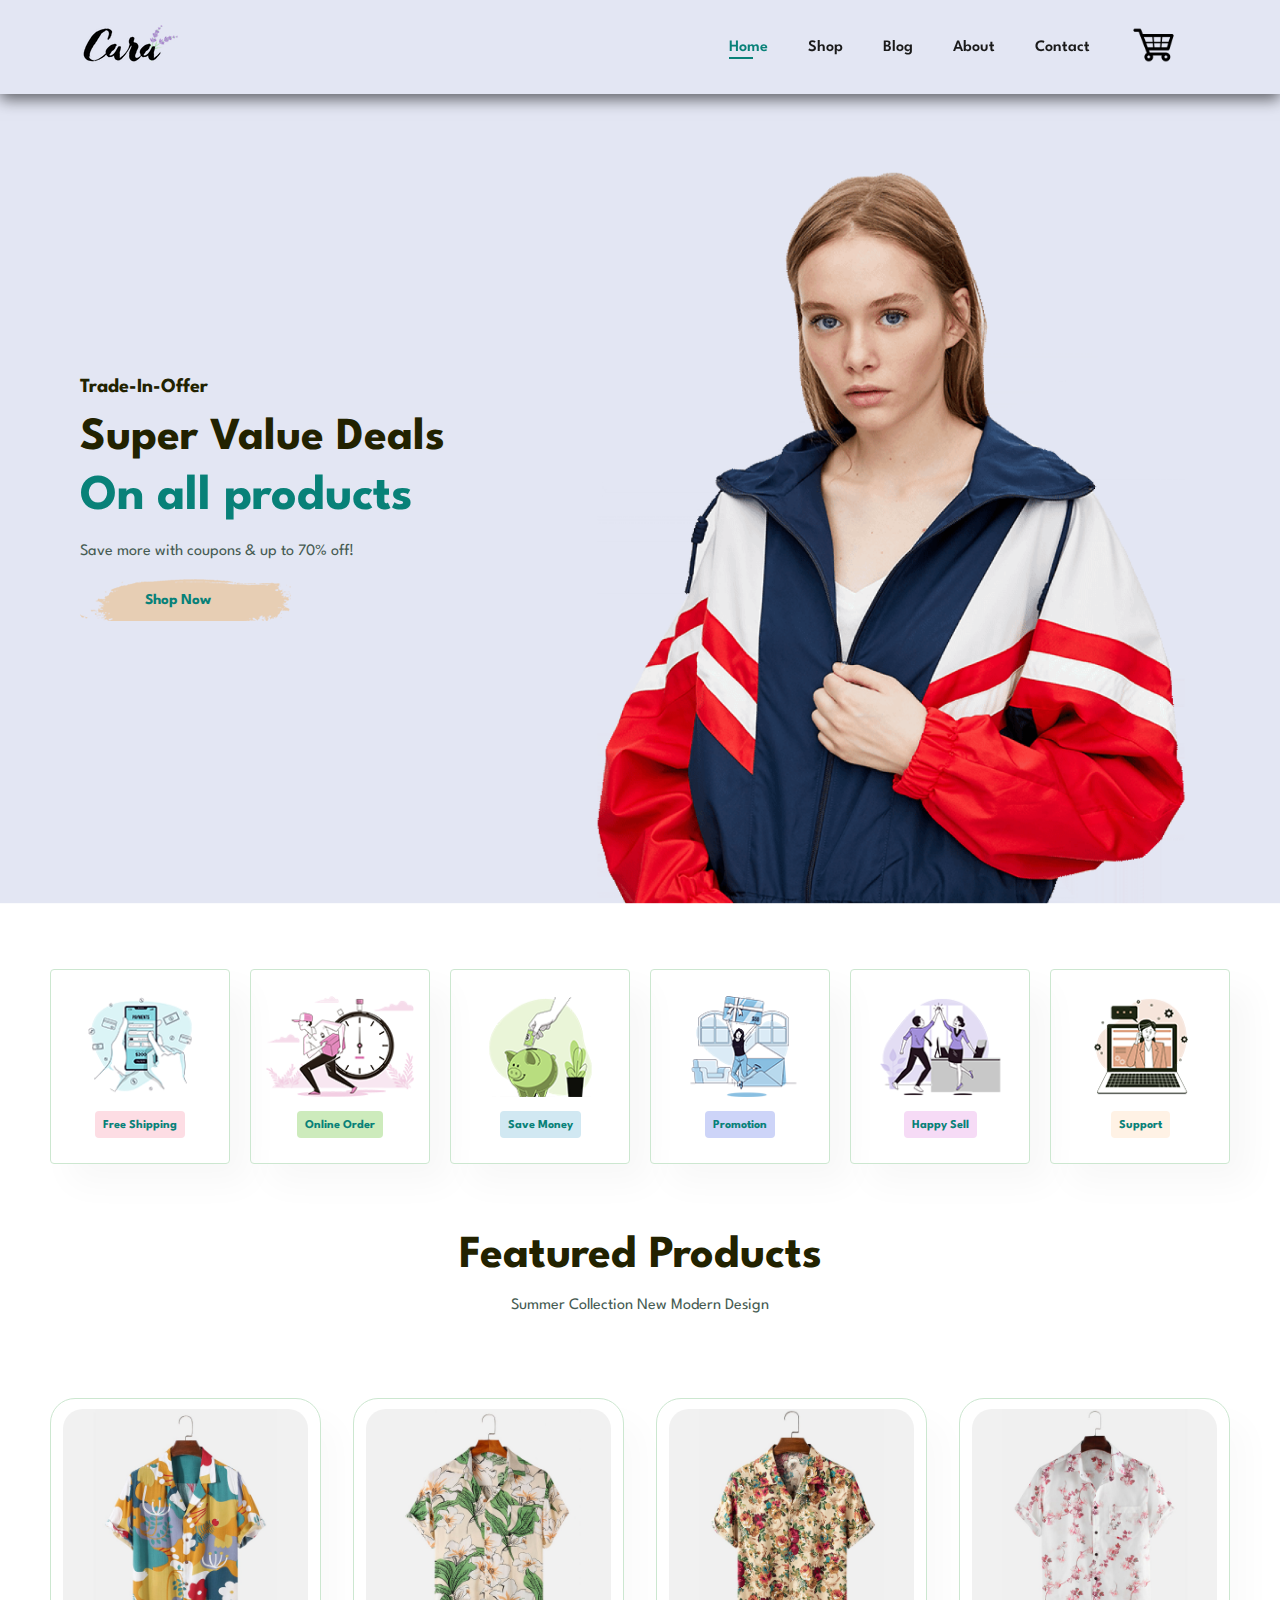
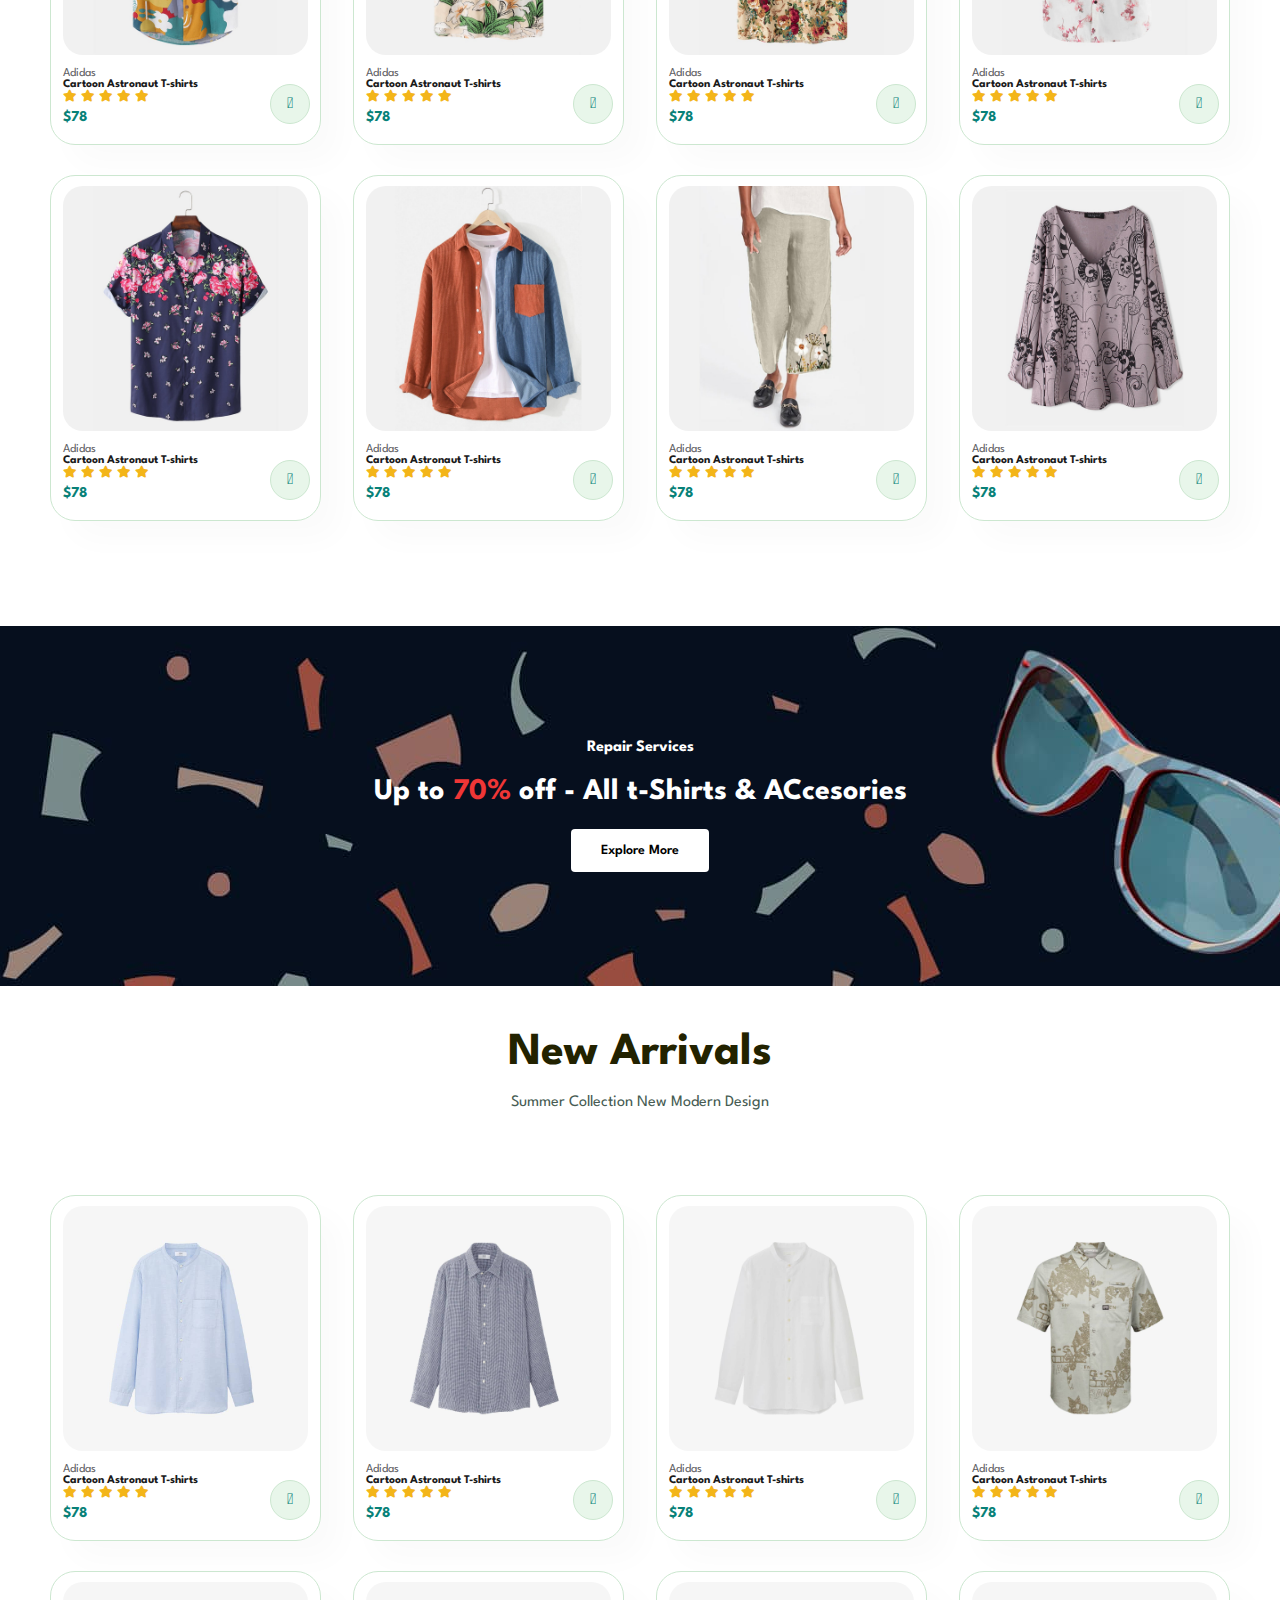
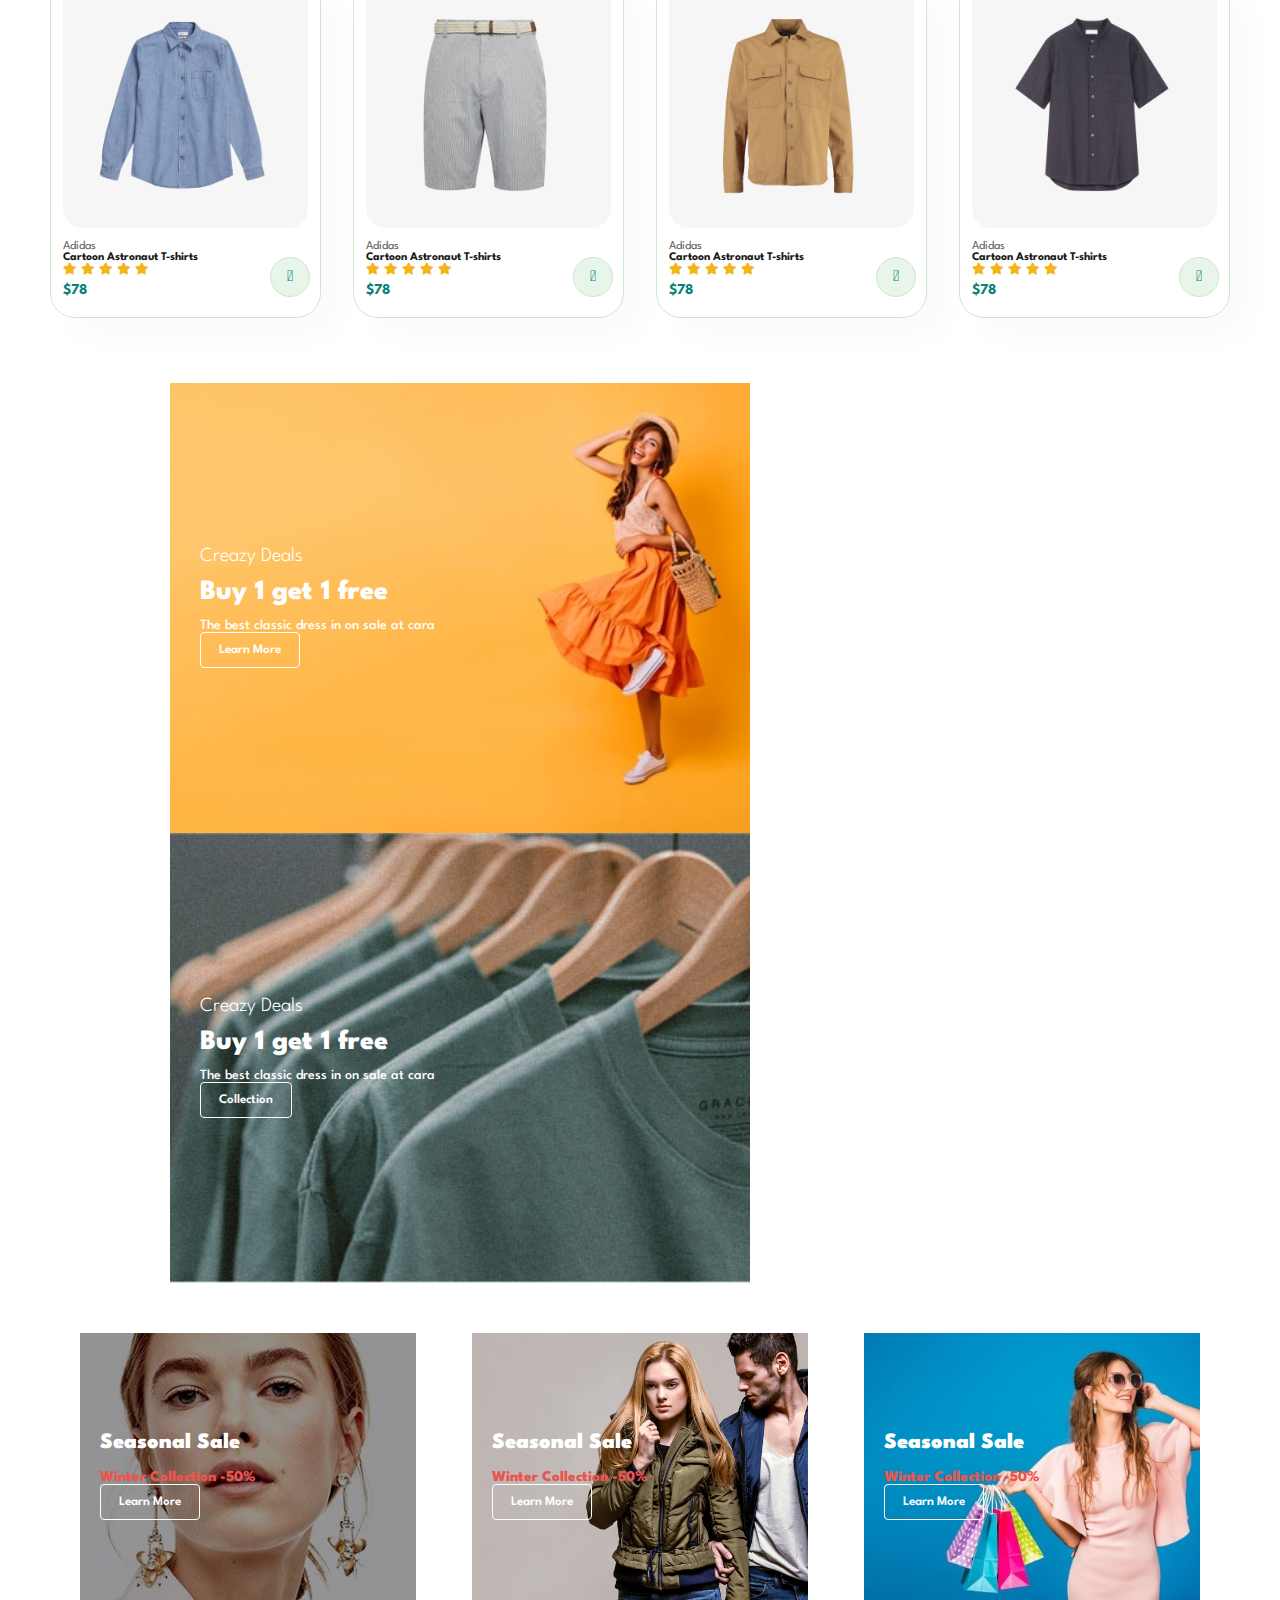
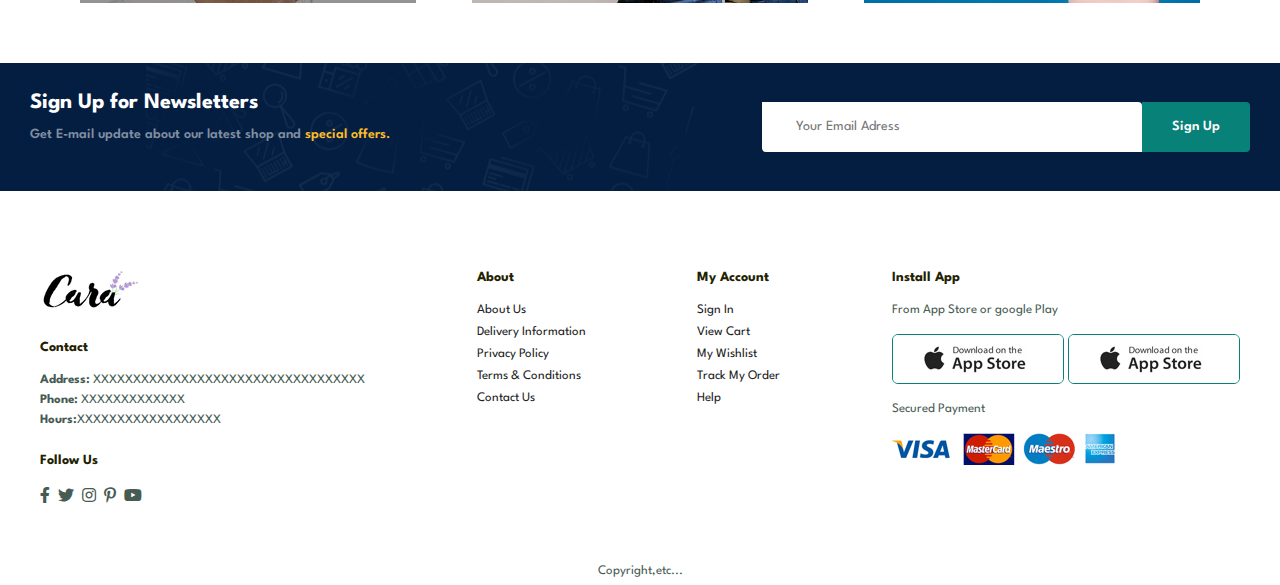
<file: index.html>
<!DOCTYPE html>
<html lang="en">

<head>
    <meta charset="UTF-8">
    <meta http-equiv="X-UA-Compatible" content="IE=edge">
    <meta name="viewport" content="width=device-width, initial-scale=1.0">
    <title>E-Commerce</title>
    <link rel="stylesheet" href="style.css">
    <link rel="stylesheet" href="https://use.fontawesome.com/releases/v5.15.4/css/all.css" />
</head>

<body>
    <section id="header">
        <a href="#"><img src="img/logo.png" class="logo" alt=""></a>

        <div>
            <ul id="navbar">
                <li><a class="active" href="index.html">Home</a></li>
                <li><a href="shop.html">Shop</a></li>
                <li><a href="blog.html">Blog</a></li>
                <li><a href="about.html">About</a></li>
                <li><a href="contact.html">Contact</a></li>
                <li id="lg-bag"><a href="cart.html"><img src="img/shopping-cart.png" width="50px" alt=""></a></li>
                <a href="#" id="close"><i class="fas fa-times"></i></a>
            </ul>
        </div>

        <div id="mobile">
            <a href="cart.html"><img src="img/shopping-cart.png" width="50px" class="cart-icon" alt=""></a>
            <i id="bar" class="fas fa-outdent"></i>
        </div>
    </section>

    <section id="hero">
        <h4>Trade-In-Offer</h4>
        <h2>Super Value Deals</h2>
        <h1>On all products</h1>
        <p>Save more with coupons & up to 70% off!</p>
        <button>Shop Now</button>
    </section>

    <section id="feature" class="section-p1">
        <div class="fe-box">
            <img src="img/features/f1.png" alt="">
            <h6>Free Shipping</h6>
        </div>
        <div class="fe-box">
            <img src="img/features/f2.png" alt="">
            <h6>Online Order</h6>
        </div>
        <div class="fe-box">
            <img src="img/features/f3.png" alt="">
            <h6>Save Money</h6>
        </div>
        <div class="fe-box">
            <img src="img/features/f4.png" alt="">
            <h6>Promotion</h6>
        </div>
        <div class="fe-box">
            <img src="img/features/f5.png" alt="">
            <h6>Happy Sell</h6>
        </div>
        <div class="fe-box">
            <img src="img/features/f6.png" alt="">
            <h6>Support</h6>
        </div>
    </section>

    <section id="product1" class="section-p1">
        <h2>Featured Products</h2>
        <p>Summer Collection New Modern Design</p>
        <div class="pro-container">
            <div class="pro">
                <img src="img/products/f1.jpg" alt="">
                <div class="des">
                    <span>Adidas</span>
                    <h5>Cartoon Astronaut T-shirts</h5>
                    <div class="star">
                        <i class="fas fa-star"></i>
                        <i class="fas fa-star"></i>
                        <i class="fas fa-star"></i>
                        <i class="fas fa-star"></i>
                        <i class="fas fa-star"></i>
                    </div>
                    <h4>$78</h4>
                </div>
                <a href="#"><i class="fal fa-shopping-cart cart"></i></a>
            </div>

            <div class="pro">
                <img src="img/products/f2.jpg" alt="">
                <div class="des">
                    <span>Adidas</span>
                    <h5>Cartoon Astronaut T-shirts</h5>
                    <div class="star">
                        <i class="fas fa-star"></i>
                        <i class="fas fa-star"></i>
                        <i class="fas fa-star"></i>
                        <i class="fas fa-star"></i>
                        <i class="fas fa-star"></i>
                    </div>
                    <h4>$78</h4>
                </div>
                <a href="#"><i class="fal fa-shopping-cart cart"></i></a>
            </div>

            <div class="pro">
                <img src="img/products/f3.jpg" alt="">
                <div class="des">
                    <span>Adidas</span>
                    <h5>Cartoon Astronaut T-shirts</h5>
                    <div class="star">
                        <i class="fas fa-star"></i>
                        <i class="fas fa-star"></i>
                        <i class="fas fa-star"></i>
                        <i class="fas fa-star"></i>
                        <i class="fas fa-star"></i>
                    </div>
                    <h4>$78</h4>
                </div>
                <a href="#"><i class="fal fa-shopping-cart cart"></i></a>
            </div>

            <div class="pro">
                <img src="img/products/f4.jpg" alt="">
                <div class="des">
                    <span>Adidas</span>
                    <h5>Cartoon Astronaut T-shirts</h5>
                    <div class="star">
                        <i class="fas fa-star"></i>
                        <i class="fas fa-star"></i>
                        <i class="fas fa-star"></i>
                        <i class="fas fa-star"></i>
                        <i class="fas fa-star"></i>
                    </div>
                    <h4>$78</h4>
                </div>
                <a href="#"><i class="fal fa-shopping-cart cart"></i></a>
            </div>

            <div class="pro">
                <img src="img/products/f5.jpg" alt="">
                <div class="des">
                    <span>Adidas</span>
                    <h5>Cartoon Astronaut T-shirts</h5>
                    <div class="star">
                        <i class="fas fa-star"></i>
                        <i class="fas fa-star"></i>
                        <i class="fas fa-star"></i>
                        <i class="fas fa-star"></i>
                        <i class="fas fa-star"></i>
                    </div>
                    <h4>$78</h4>
                </div>
                <a href="#"><i class="fal fa-shopping-cart cart"></i></a>
            </div>

            <div class="pro">
                <img src="img/products/f6.jpg" alt="">
                <div class="des">
                    <span>Adidas</span>
                    <h5>Cartoon Astronaut T-shirts</h5>
                    <div class="star">
                        <i class="fas fa-star"></i>
                        <i class="fas fa-star"></i>
                        <i class="fas fa-star"></i>
                        <i class="fas fa-star"></i>
                        <i class="fas fa-star"></i>
                    </div>
                    <h4>$78</h4>
                </div>
                <a href="#"><i class="fal fa-shopping-cart cart"></i></a>
            </div>

            <div class="pro">
                <img src="img/products/f7.jpg" alt="">
                <div class="des">
                    <span>Adidas</span>
                    <h5>Cartoon Astronaut T-shirts</h5>
                    <div class="star">
                        <i class="fas fa-star"></i>
                        <i class="fas fa-star"></i>
                        <i class="fas fa-star"></i>
                        <i class="fas fa-star"></i>
                        <i class="fas fa-star"></i>
                    </div>
                    <h4>$78</h4>
                </div>
                <a href="#"><i class="fal fa-shopping-cart cart"></i></a>
            </div>

            <div class="pro">
                <img src="img/products/f8.jpg" alt="">
                <div class="des">
                    <span>Adidas</span>
                    <h5>Cartoon Astronaut T-shirts</h5>
                    <div class="star">
                        <i class="fas fa-star"></i>
                        <i class="fas fa-star"></i>
                        <i class="fas fa-star"></i>
                        <i class="fas fa-star"></i>
                        <i class="fas fa-star"></i>
                    </div>
                    <h4>$78</h4>
                </div>
                <a href="#"><i class="fal fa-shopping-cart cart"></i></a>
            </div>
        </div>

    </section>

    <section id="banner" class="section-m1">
        <h4>Repair Services</h4>
        <h2>Up to <span>70%</span> off - All t-Shirts & ACcesories</h2>
        <button class="normal">Explore More</button>
    </section>

    <section id="product1" class="section-p1">
        <h2>New Arrivals</h2>
        <p>Summer Collection New Modern Design</p>
        <div class="pro-container">
            <div class="pro">
                <img src="img/products/n1.jpg" alt="">
                <div class="des">
                    <span>Adidas</span>
                    <h5>Cartoon Astronaut T-shirts</h5>
                    <div class="star">
                        <i class="fas fa-star"></i>
                        <i class="fas fa-star"></i>
                        <i class="fas fa-star"></i>
                        <i class="fas fa-star"></i>
                        <i class="fas fa-star"></i>
                    </div>
                    <h4>$78</h4>
                </div>
                <a href="#"><i class="fal fa-shopping-cart cart"></i></a>
            </div>

            <div class="pro">
                <img src="img/products/n2.jpg" alt="">
                <div class="des">
                    <span>Adidas</span>
                    <h5>Cartoon Astronaut T-shirts</h5>
                    <div class="star">
                        <i class="fas fa-star"></i>
                        <i class="fas fa-star"></i>
                        <i class="fas fa-star"></i>
                        <i class="fas fa-star"></i>
                        <i class="fas fa-star"></i>
                    </div>
                    <h4>$78</h4>
                </div>
                <a href="#"><i class="fal fa-shopping-cart cart"></i></a>
            </div>

            <div class="pro">
                <img src="img/products/n3.jpg" alt="">
                <div class="des">
                    <span>Adidas</span>
                    <h5>Cartoon Astronaut T-shirts</h5>
                    <div class="star">
                        <i class="fas fa-star"></i>
                        <i class="fas fa-star"></i>
                        <i class="fas fa-star"></i>
                        <i class="fas fa-star"></i>
                        <i class="fas fa-star"></i>
                    </div>
                    <h4>$78</h4>
                </div>
                <a href="#"><i class="fal fa-shopping-cart cart"></i></a>
            </div>

            <div class="pro">
                <img src="img/products/n4.jpg" alt="">
                <div class="des">
                    <span>Adidas</span>
                    <h5>Cartoon Astronaut T-shirts</h5>
                    <div class="star">
                        <i class="fas fa-star"></i>
                        <i class="fas fa-star"></i>
                        <i class="fas fa-star"></i>
                        <i class="fas fa-star"></i>
                        <i class="fas fa-star"></i>
                    </div>
                    <h4>$78</h4>
                </div>
                <a href="#"><i class="fal fa-shopping-cart cart"></i></a>
            </div>

            <div class="pro">
                <img src="img/products/n5.jpg" alt="">
                <div class="des">
                    <span>Adidas</span>
                    <h5>Cartoon Astronaut T-shirts</h5>
                    <div class="star">
                        <i class="fas fa-star"></i>
                        <i class="fas fa-star"></i>
                        <i class="fas fa-star"></i>
                        <i class="fas fa-star"></i>
                        <i class="fas fa-star"></i>
                    </div>
                    <h4>$78</h4>
                </div>
                <a href="#"><i class="fal fa-shopping-cart cart"></i></a>
            </div>

            <div class="pro">
                <img src="img/products/n6.jpg" alt="">
                <div class="des">
                    <span>Adidas</span>
                    <h5>Cartoon Astronaut T-shirts</h5>
                    <div class="star">
                        <i class="fas fa-star"></i>
                        <i class="fas fa-star"></i>
                        <i class="fas fa-star"></i>
                        <i class="fas fa-star"></i>
                        <i class="fas fa-star"></i>
                    </div>
                    <h4>$78</h4>
                </div>
                <a href="#"><i class="fal fa-shopping-cart cart"></i></a>
            </div>

            <div class="pro">
                <img src="img/products/n7.jpg" alt="">
                <div class="des">
                    <span>Adidas</span>
                    <h5>Cartoon Astronaut T-shirts</h5>
                    <div class="star">
                        <i class="fas fa-star"></i>
                        <i class="fas fa-star"></i>
                        <i class="fas fa-star"></i>
                        <i class="fas fa-star"></i>
                        <i class="fas fa-star"></i>
                    </div>
                    <h4>$78</h4>
                </div>
                <a href="#"><i class="fal fa-shopping-cart cart"></i></a>
            </div>

            <div class="pro">
                <img src="img/products/n8.jpg" alt="">
                <div class="des">
                    <span>Adidas</span>
                    <h5>Cartoon Astronaut T-shirts</h5>
                    <div class="star">
                        <i class="fas fa-star"></i>
                        <i class="fas fa-star"></i>
                        <i class="fas fa-star"></i>
                        <i class="fas fa-star"></i>
                        <i class="fas fa-star"></i>
                    </div>
                    <h4>$78</h4>
                </div>
                <a href="#"><i class="fal fa-shopping-cart cart"></i></a>
            </div>
        </div>

    </section>

    <section id="sm-banner" class="section-p1">
        <div class="banner-box">
            <h4>Creazy Deals</h4>
            <h2>Buy 1 get 1 free</h2>
            <span>The best classic dress in on sale at cara</span>
            <button class="white">Learn More</button>
        </div>

        <div class="banner-box banner-box2">
            <h4>Creazy Deals</h4>
            <h2>Buy 1 get 1 free</h2>
            <span>The best classic dress in on sale at cara</span>
            <button class="white">Collection</button>
        </div>
    </section>

    <section id="banner3">
        <div class="banner-box">
            <h2>Seasonal Sale</h2>
            <h3>Winter Collection -50%</h3>
            <button class="white">Learn More</button>
        </div>

        <div class="banner-box banner-box2">
            <h2>Seasonal Sale</h2>
            <h3>Winter Collection -50%</h3>
            <button class="white">Learn More</button>
        </div>

        <div class="banner-box banner-box3">
            <h2>Seasonal Sale</h2>
            <h3>Winter Collection -50%</h3>
            <button class="white">Learn More</button>
        </div>
    </section>

    <section id="newsletter" class="section-p1 section-m1">
        <div class="newstext">
            <h4>Sign Up for Newsletters</h4>
            <p>Get E-mail update about our latest shop and <span>special offers.</span></p>
        </div>
        <div class="form">
            <input type="text" placeholder="Your Email Adress">
            <button class="normal">Sign Up</button>
        </div>
    </section>

    <footer class="section-p1">
        <div class="col">
            <img class="logo" src="img/logo.png" alt="">
            <h4>Contact</h4>
            <p><strong>Address:</strong> XXXXXXXXXXXXXXXXXXXXXXXXXXXXXXXXXX</p>
            <p><strong>Phone:</strong> XXXXXXXXXXXXX</p>
            <p><strong>Hours:</strong>XXXXXXXXXXXXXXXXXX</p>
            <div class="follow">
                <h4>Follow Us</h4>
                <div class="icon">
                    <i class="fab fa-facebook-f"></i>
                    <i class="fab fa-twitter"></i>
                    <i class="fab fa-instagram"></i>
                    <i class="fab fa-pinterest-p"></i>
                    <i class="fab fa-youtube"></i>
                </div>
            </div>
        </div>
        <div class="col">
            <h4>About</h4>
            <a href="#">About Us</a>
            <a href="#">Delivery Information</a>
            <a href="#">Privacy Policy</a>
            <a href="#">Terms & Conditions</a>
            <a href="#">Contact Us</a>
        </div>
        <div class="col">
            <h4>My Account</h4>
            <a href="#">Sign In</a>
            <a href="#">View Cart</a>
            <a href="#">My Wishlist</a>
            <a href="#">Track My Order</a>
            <a href="#">Help</a>
        </div>

        <div class="col install">
            <h4>Install App</h4>
            <p>From App Store or google Play</p>
            <div class="row">
                <img src="img/pay/app.jpg" alt="">
                <img src="img/pay/app.jpg" alt="">
            </div>
            <p>Secured Payment</p>
            <img src="img/pay/pay.png" alt="">
        </div>

        <div class="copyright">
            <p>Copyright,etc...</p>
        </div>
    </footer>

    <script src="script.js"></script>
</body>

</html>
</file>
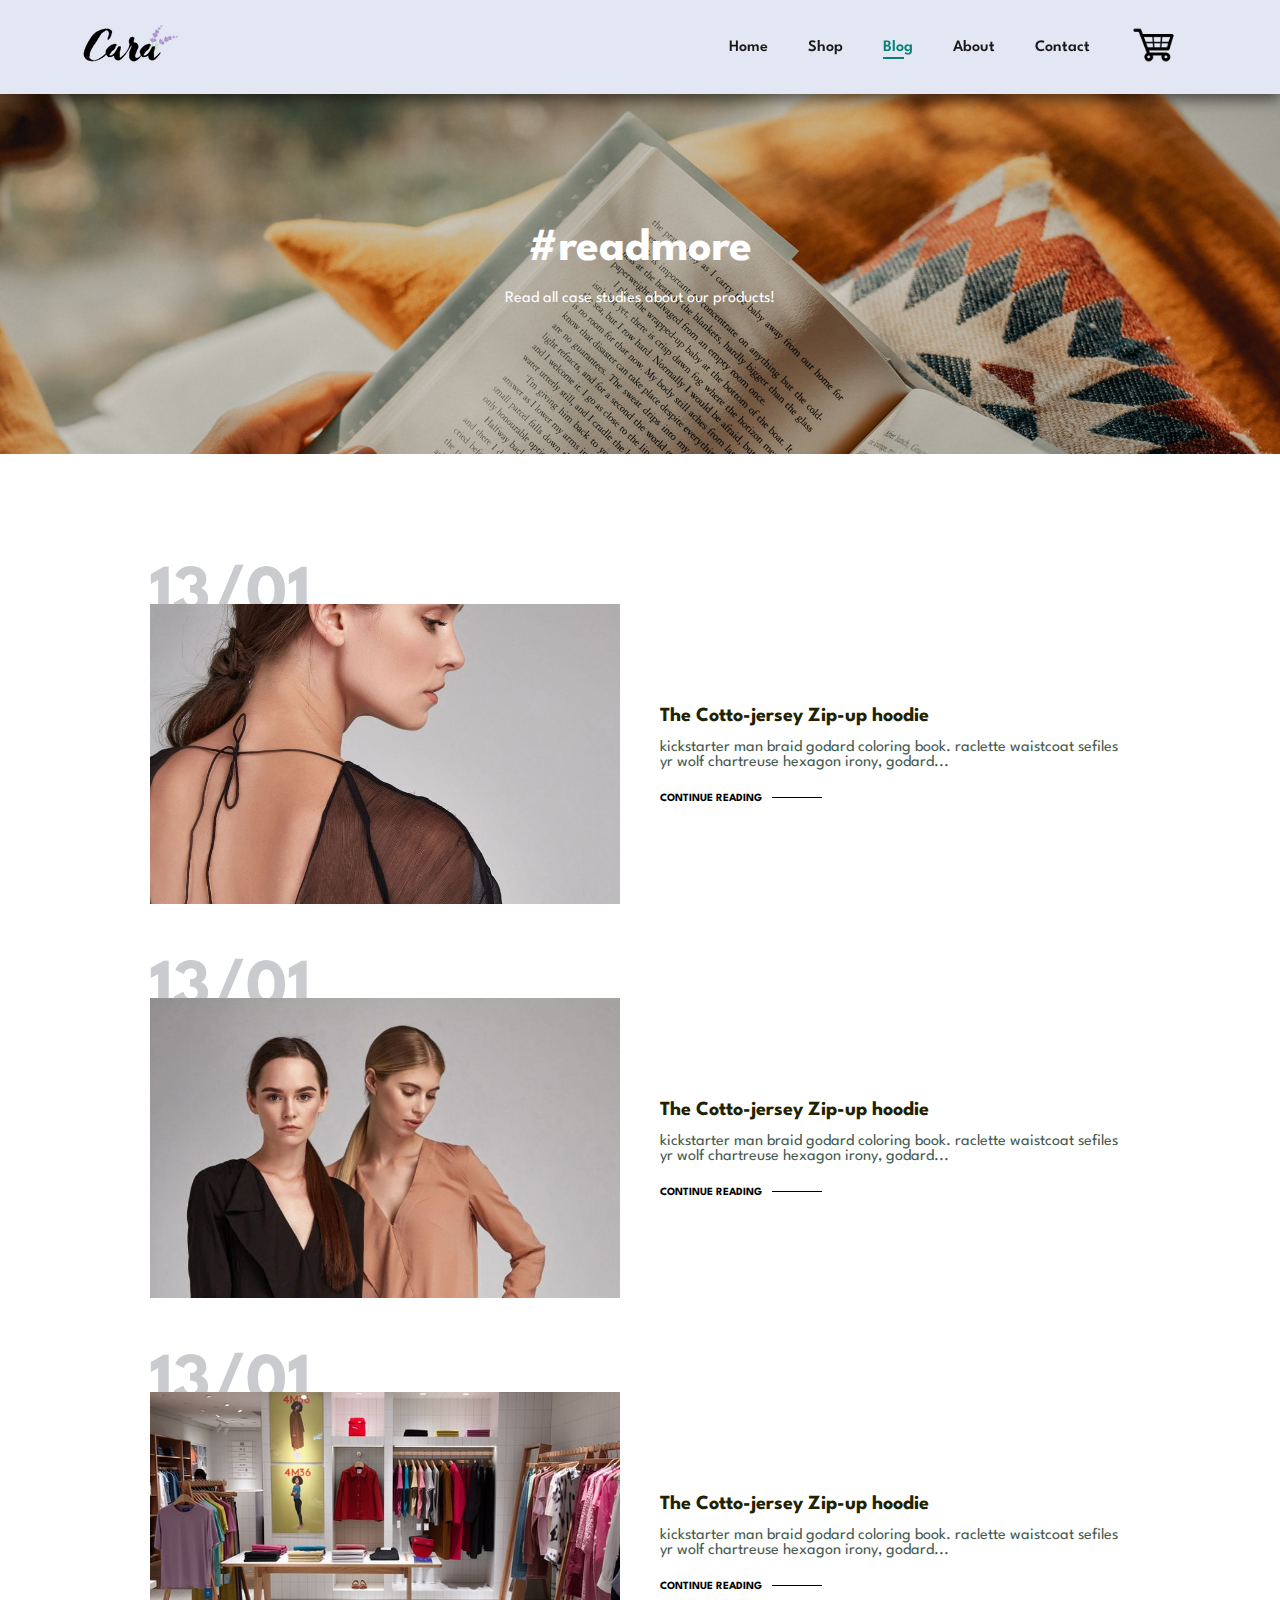
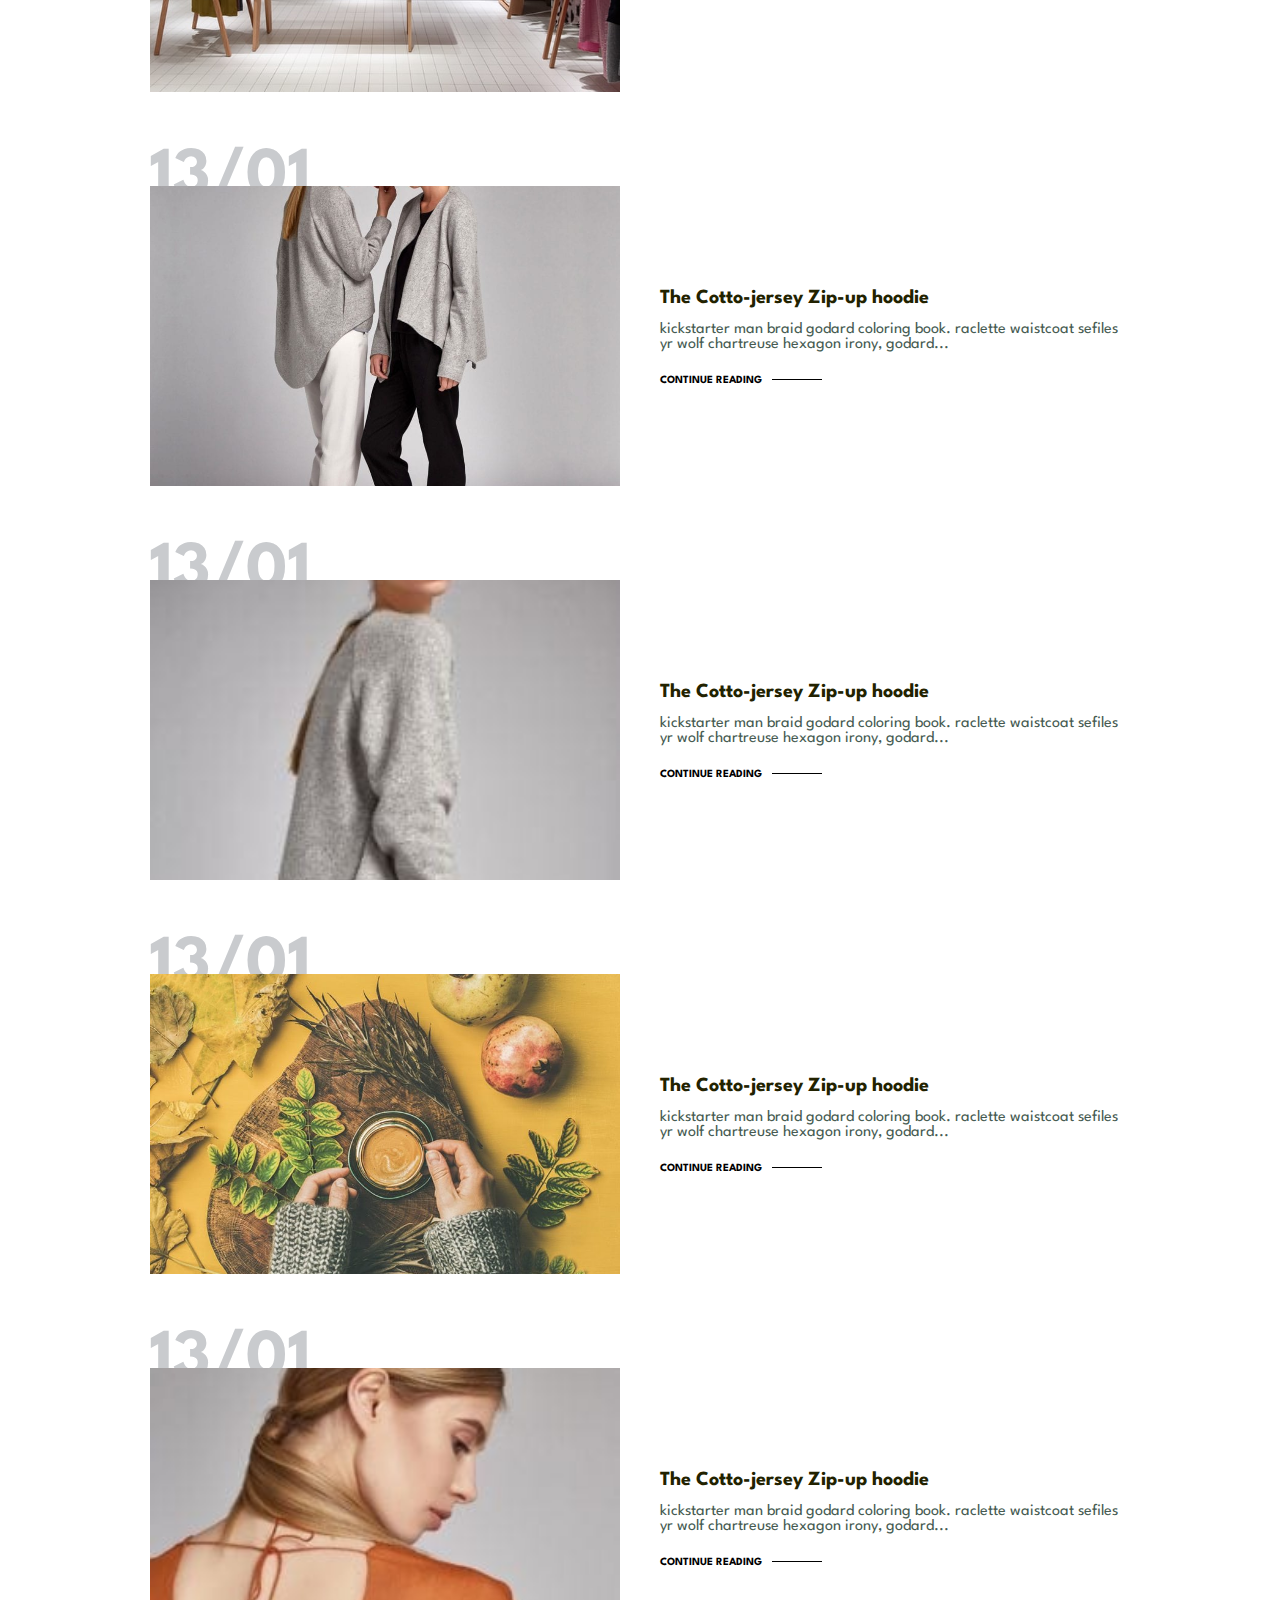
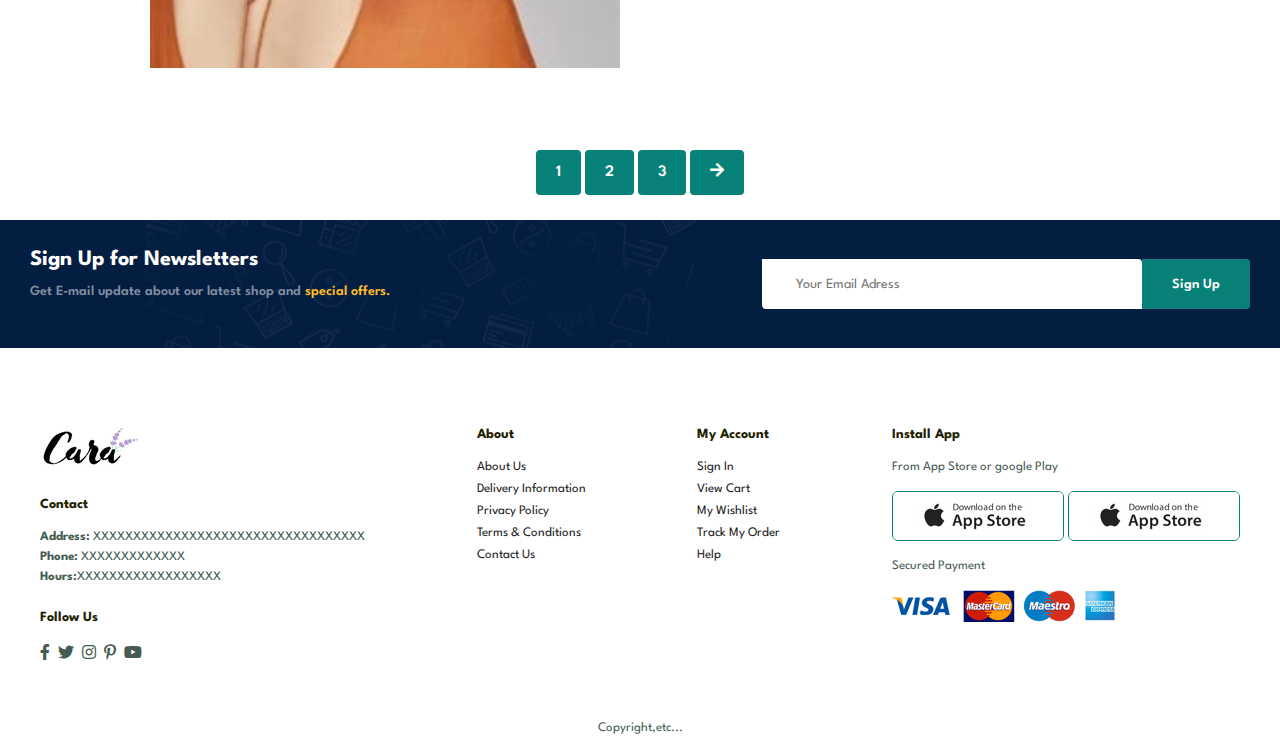
<file: blog.html>
<!DOCTYPE html>
<html lang="en">

<head>
    <meta charset="UTF-8">
    <meta http-equiv="X-UA-Compatible" content="IE=edge">
    <meta name="viewport" content="width=device-width, initial-scale=1.0">
    <title>E-Commerce</title>
    <link rel="stylesheet" href="style.css">
    <link rel="stylesheet" href="https://use.fontawesome.com/releases/v5.15.4/css/all.css" />
</head>

<body>
    <section id="header">
        <a href="#"><img src="img/logo.png" class="logo" alt=""></a>

        <div>
            <ul id="navbar">
                <li><a href="index.html">Home</a></li>
                <li><a href="shop.html">Shop</a></li>
                <li><a class="active" href="blog.html">Blog</a></li>
                <li><a href="about.html">About</a></li>
                <li><a href="contact.html">Contact</a></li>
                <li id="lg-bag"><a href="cart.html"><img src="img/shopping-cart.png" width="50px" alt=""></a></li>
                <a href="#" id="close"><i class="fas fa-times"></i></a>
            </ul>
        </div>

        <div id="mobile">
            <a href="cart.html"><img src="img/shopping-cart.png" width="50px" class="cart-icon" alt=""></a>
            <i id="bar" class="fas fa-outdent"></i>
        </div>
    </section>

    <section id="page-header" class="blog-header">
       
        <h2>#readmore</h2>
        
        <p>Read all case studies about our products!</p>
        
    </section>

    <section id="blog">
        <div class="blog-box">
            <div class="blog-img">
                <img src="img/blog/b1.jpg" alt="" srcset="">
            </div>
            <div class="blog-details">
                <h4>The Cotto-jersey Zip-up hoodie</h4>
                <p>kickstarter man braid godard coloring book. raclette waistcoat sefiles
                    yr wolf chartreuse hexagon irony, godard...</p>
                    <a href="#">CONTINUE READING</a>
            </div>
            <h1>13/01</h1>
        </div>

        <div class="blog-box">
            <div class="blog-img">
                <img src="img/blog/b2.jpg" alt="" srcset="">
            </div>
            <div class="blog-details">
                <h4>The Cotto-jersey Zip-up hoodie</h4>
                <p>kickstarter man braid godard coloring book. raclette waistcoat sefiles
                    yr wolf chartreuse hexagon irony, godard...</p>
                    <a href="#">CONTINUE READING</a>
            </div>
            <h1>13/01</h1>
        </div>

        <div class="blog-box">
            <div class="blog-img">
                <img src="img/blog/b3.jpg" alt="" srcset="">
            </div>
            <div class="blog-details">
                <h4>The Cotto-jersey Zip-up hoodie</h4>
                <p>kickstarter man braid godard coloring book. raclette waistcoat sefiles
                    yr wolf chartreuse hexagon irony, godard...</p>
                    <a href="#">CONTINUE READING</a>
            </div>
            <h1>13/01</h1>
        </div>

        <div class="blog-box">
            <div class="blog-img">
                <img src="img/blog/b4.jpg" alt="" srcset="">
            </div>
            <div class="blog-details">
                <h4>The Cotto-jersey Zip-up hoodie</h4>
                <p>kickstarter man braid godard coloring book. raclette waistcoat sefiles
                    yr wolf chartreuse hexagon irony, godard...</p>
                    <a href="#">CONTINUE READING</a>
            </div>
            <h1>13/01</h1>
        </div>

        <div class="blog-box">
            <div class="blog-img">
                <img src="img/blog/b5.jpg" alt="" srcset="">
            </div>
            <div class="blog-details">
                <h4>The Cotto-jersey Zip-up hoodie</h4>
                <p>kickstarter man braid godard coloring book. raclette waistcoat sefiles
                    yr wolf chartreuse hexagon irony, godard...</p>
                    <a href="#">CONTINUE READING</a>
            </div>
            <h1>13/01</h1>
        </div>

        <div class="blog-box">
            <div class="blog-img">
                <img src="img/blog/b6.jpg" alt="" srcset="">
            </div>
            <div class="blog-details">
                <h4>The Cotto-jersey Zip-up hoodie</h4>
                <p>kickstarter man braid godard coloring book. raclette waistcoat sefiles
                    yr wolf chartreuse hexagon irony, godard...</p>
                    <a href="#">CONTINUE READING</a>
            </div>
            <h1>13/01</h1>
        </div>

        <div class="blog-box">
            <div class="blog-img">
                <img src="img/blog/b7.jpg" alt="" srcset="">
            </div>
            <div class="blog-details">
                <h4>The Cotto-jersey Zip-up hoodie</h4>
                <p>kickstarter man braid godard coloring book. raclette waistcoat sefiles
                    yr wolf chartreuse hexagon irony, godard...</p>
                    <a href="#">CONTINUE READING</a>
            </div>
            <h1>13/01</h1>
        </div>
    </section>

    <section id="pagination" class="section-p1">
        <a href="#">1</a>
        <a href="#">2</a>
        <a href="#">3</a>
        <a href="#"><i class="fas fa-arrow-right"></i></a>
    </section>

    <section id="newsletter" class="section-p1 section-m1">
        <div class="newstext">
            <h4>Sign Up for Newsletters</h4>
            <p>Get E-mail update about our latest shop and <span>special offers.</span></p>
        </div>
        <div class="form">
            <input type="text" placeholder="Your Email Adress">
            <button class="normal">Sign Up</button>
        </div>
    </section>

    <footer class="section-p1">
        <div class="col">
            <img class="logo" src="img/logo.png" alt="">
            <h4>Contact</h4>
            <p><strong>Address:</strong> XXXXXXXXXXXXXXXXXXXXXXXXXXXXXXXXXX</p>
            <p><strong>Phone:</strong> XXXXXXXXXXXXX</p>
            <p><strong>Hours:</strong>XXXXXXXXXXXXXXXXXX</p>
            <div class="follow">
                <h4>Follow Us</h4>
                <div class="icon">
                    <i class="fab fa-facebook-f"></i>
                    <i class="fab fa-twitter"></i>
                    <i class="fab fa-instagram"></i>
                    <i class="fab fa-pinterest-p"></i>
                    <i class="fab fa-youtube"></i>
                </div>
            </div>
        </div>
        <div class="col">
            <h4>About</h4>
            <a href="#">About Us</a>
            <a href="#">Delivery Information</a>
            <a href="#">Privacy Policy</a>
            <a href="#">Terms & Conditions</a>
            <a href="#">Contact Us</a>
        </div>
        <div class="col">
            <h4>My Account</h4>
            <a href="#">Sign In</a>
            <a href="#">View Cart</a>
            <a href="#">My Wishlist</a>
            <a href="#">Track My Order</a>
            <a href="#">Help</a>
        </div>

        <div class="col install">
            <h4>Install App</h4>
            <p>From App Store or google Play</p>
            <div class="row">
                <img src="img/pay/app.jpg" alt="">
                <img src="img/pay/app.jpg" alt="">
            </div>
            <p>Secured Payment</p>
            <img src="img/pay/pay.png" alt="">
        </div>

        <div class="copyright">
            <p>Copyright,etc...</p>
        </div>
    </footer>

    <script src="script.js"></script>
</body>

</html>
</file>
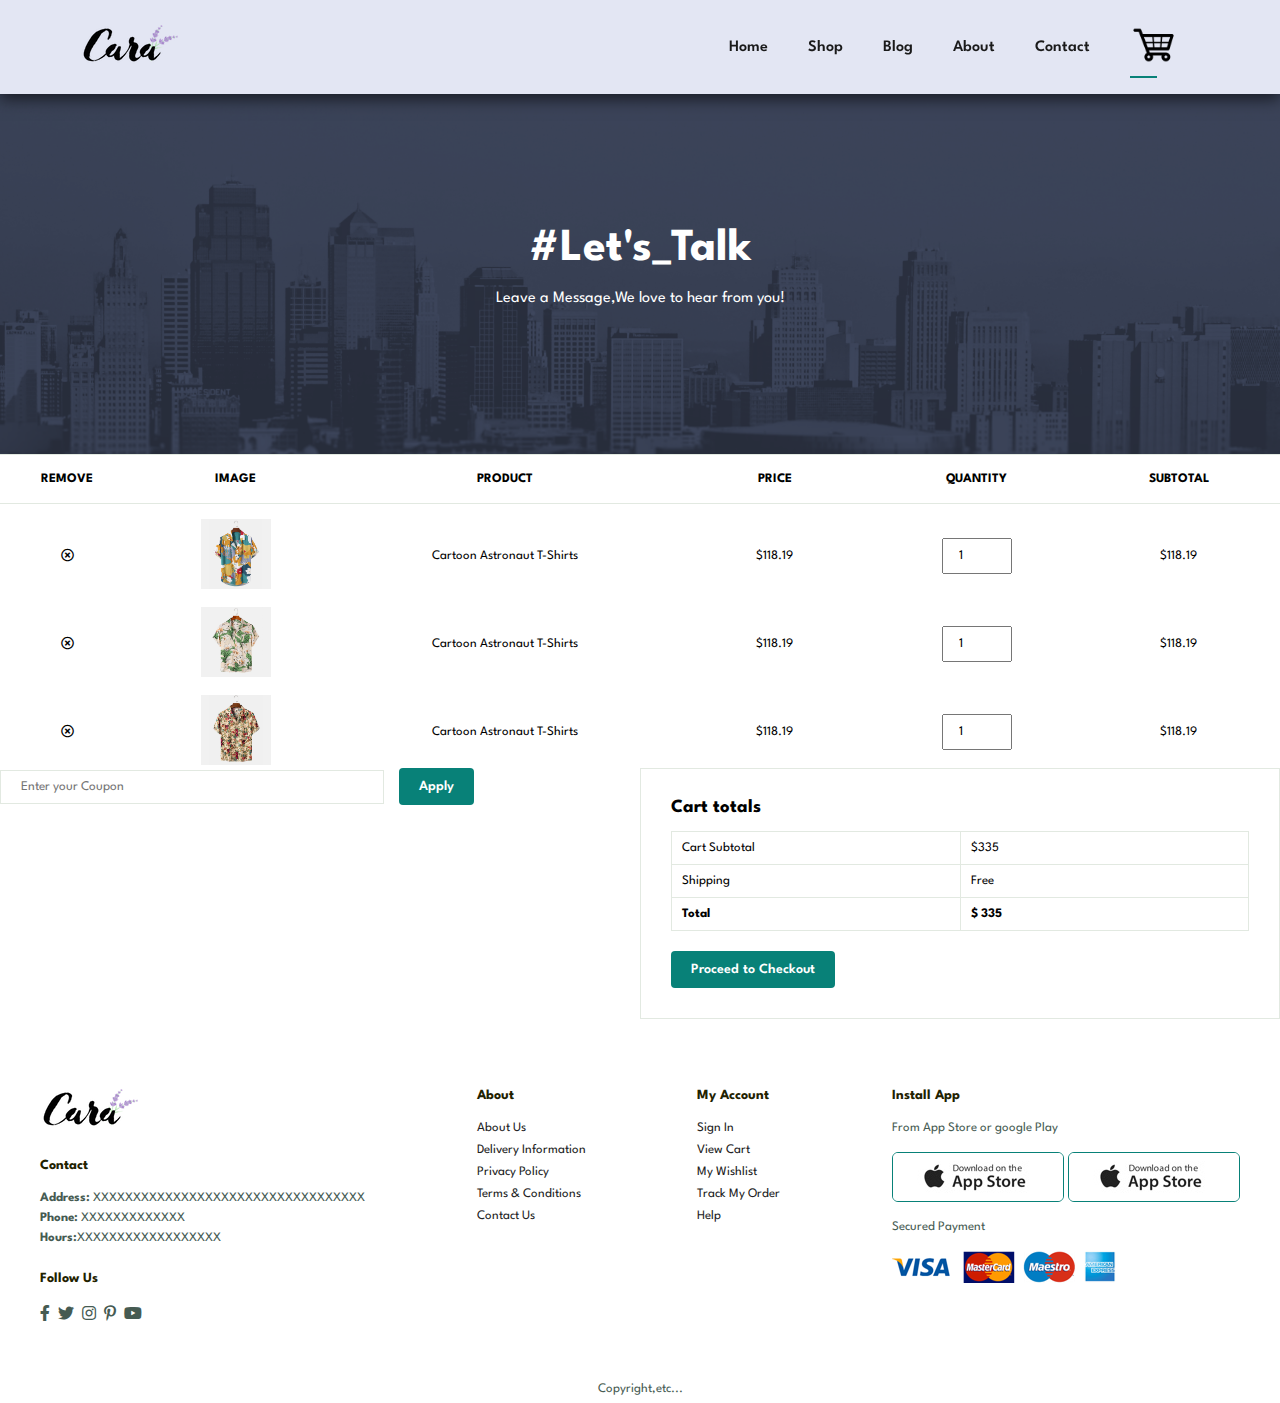
<file: cart.html>
<!DOCTYPE html>
<html lang="en">

<head>
    <meta charset="UTF-8">
    <meta http-equiv="X-UA-Compatible" content="IE=edge">
    <meta name="viewport" content="width=device-width, initial-scale=1.0">
    <title>E-Commerce</title>
    <link rel="stylesheet" href="style.css">
    <link rel="stylesheet" href="https://use.fontawesome.com/releases/v5.15.4/css/all.css" />
</head>

<body>
    <section id="header">
        <a href="#"><img src="img/logo.png" class="logo" alt=""></a>

        <div>
            <ul id="navbar">
                <li><a href="index.html">Home</a></li>
                <li><a href="shop.html">Shop</a></li>
                <li><a href="blog.html">Blog</a></li>
                <li><a href="about.html">About</a></li>
                <li><a href="contact.html">Contact</a></li>
                <li id="lg-bag"><a class="active" href="cart.html"><img src="img/shopping-cart.png" width="50px"
                            alt=""></a></li>
                <a href="#" id="close"><i class="fas fa-times"></i></a>
            </ul>
        </div>

        <div id="mobile">
            <a href="cart.html"><img src="img/shopping-cart.png" width="50px" class="cart-icon" alt=""></a>
            <i id="bar" class="fas fa-outdent"></i>
        </div>
    </section>

    <section id="page-header" class="about-header">

        <h2>#Let's_Talk</h2>

        <p>Leave a Message,We love to hear from you!</p>

    </section>

    <section id="cart" class="section-p1">
        <table width="100%">
            <thead>
                <tr>
                    <td>Remove</td>
                    <td>Image</td>
                    <td>Product</td>
                    <td>Price</td>
                    <td>Quantity</td>
                    <td>Subtotal</td>
                </tr>
            </thead>
            <tbody>
                <tr>
                    <td><i class="far fa-times-circle"></i><a href="#"></a></td>
                    <td><img src="img/products/f1.jpg" alt=""></td>
                    <td>Cartoon Astronaut T-Shirts</td>
                    <td>$118.19</td>
                    <td><input type="number" value="1"></td>
                    <td>$118.19</td>
                </tr>

                <tr>
                    <td><i class="far fa-times-circle"></i><a href="#"></a></td>
                    <td><img src="img/products/f2.jpg" alt=""></td>
                    <td>Cartoon Astronaut T-Shirts</td>
                    <td>$118.19</td>
                    <td><input type="number" value="1"></td>
                    <td>$118.19</td>
                </tr>

                <tr>
                    <td><i class="far fa-times-circle"></i><a href="#"></a></td>
                    <td><img src="img/products/f3.jpg" alt=""></td>
                    <td>Cartoon Astronaut T-Shirts</td>
                    <td>$118.19</td>
                    <td><input type="number" value="1"></td>
                    <td>$118.19</td>
                </tr>
            </tbody>
        </table>
    </section>

    <section id="cart-add" class="section-p1">
        <div id="coupon">
            <h3>
                <div>
                    <input type="text" placeholder="Enter your Coupon">
                    <button class="normal">Apply</button>
                </div>
            </h3>
        </div>

        <div id="subtotal">
            <h3>Cart totals</h3>
            <table>
                <tr>
                    <td>Cart Subtotal</td>
                    <td>$335</td>
                </tr>
                <tr>
                    <td>Shipping</td>
                    <td>Free</td>
                </tr>
                <tr>
                    <td><strong>Total</strong></td>
                    <td><strong>$ 335</strong></td>
                </tr>
            </table>
            <button class="normal">Proceed to Checkout</button>
        </div>
    </section>

    <footer class="section-p1">
        <div class="col">
            <img class="logo" src="img/logo.png" alt="">
            <h4>Contact</h4>
            <p><strong>Address:</strong> XXXXXXXXXXXXXXXXXXXXXXXXXXXXXXXXXX</p>
            <p><strong>Phone:</strong> XXXXXXXXXXXXX</p>
            <p><strong>Hours:</strong>XXXXXXXXXXXXXXXXXX</p>
            <div class="follow">
                <h4>Follow Us</h4>
                <div class="icon">
                    <i class="fab fa-facebook-f"></i>
                    <i class="fab fa-twitter"></i>
                    <i class="fab fa-instagram"></i>
                    <i class="fab fa-pinterest-p"></i>
                    <i class="fab fa-youtube"></i>
                </div>
            </div>
        </div>
        <div class="col">
            <h4>About</h4>
            <a href="#">About Us</a>
            <a href="#">Delivery Information</a>
            <a href="#">Privacy Policy</a>
            <a href="#">Terms & Conditions</a>
            <a href="#">Contact Us</a>
        </div>
        <div class="col">
            <h4>My Account</h4>
            <a href="#">Sign In</a>
            <a href="#">View Cart</a>
            <a href="#">My Wishlist</a>
            <a href="#">Track My Order</a>
            <a href="#">Help</a>
        </div>

        <div class="col install">
            <h4>Install App</h4>
            <p>From App Store or google Play</p>
            <div class="row">
                <img src="img/pay/app.jpg" alt="">
                <img src="img/pay/app.jpg" alt="">
            </div>
            <p>Secured Payment</p>
            <img src="img/pay/pay.png" alt="">
        </div>

        <div class="copyright">
            <p>Copyright,etc...</p>
        </div>
    </footer>

    <script src="script.js"></script>
</body>

</html>
</file>
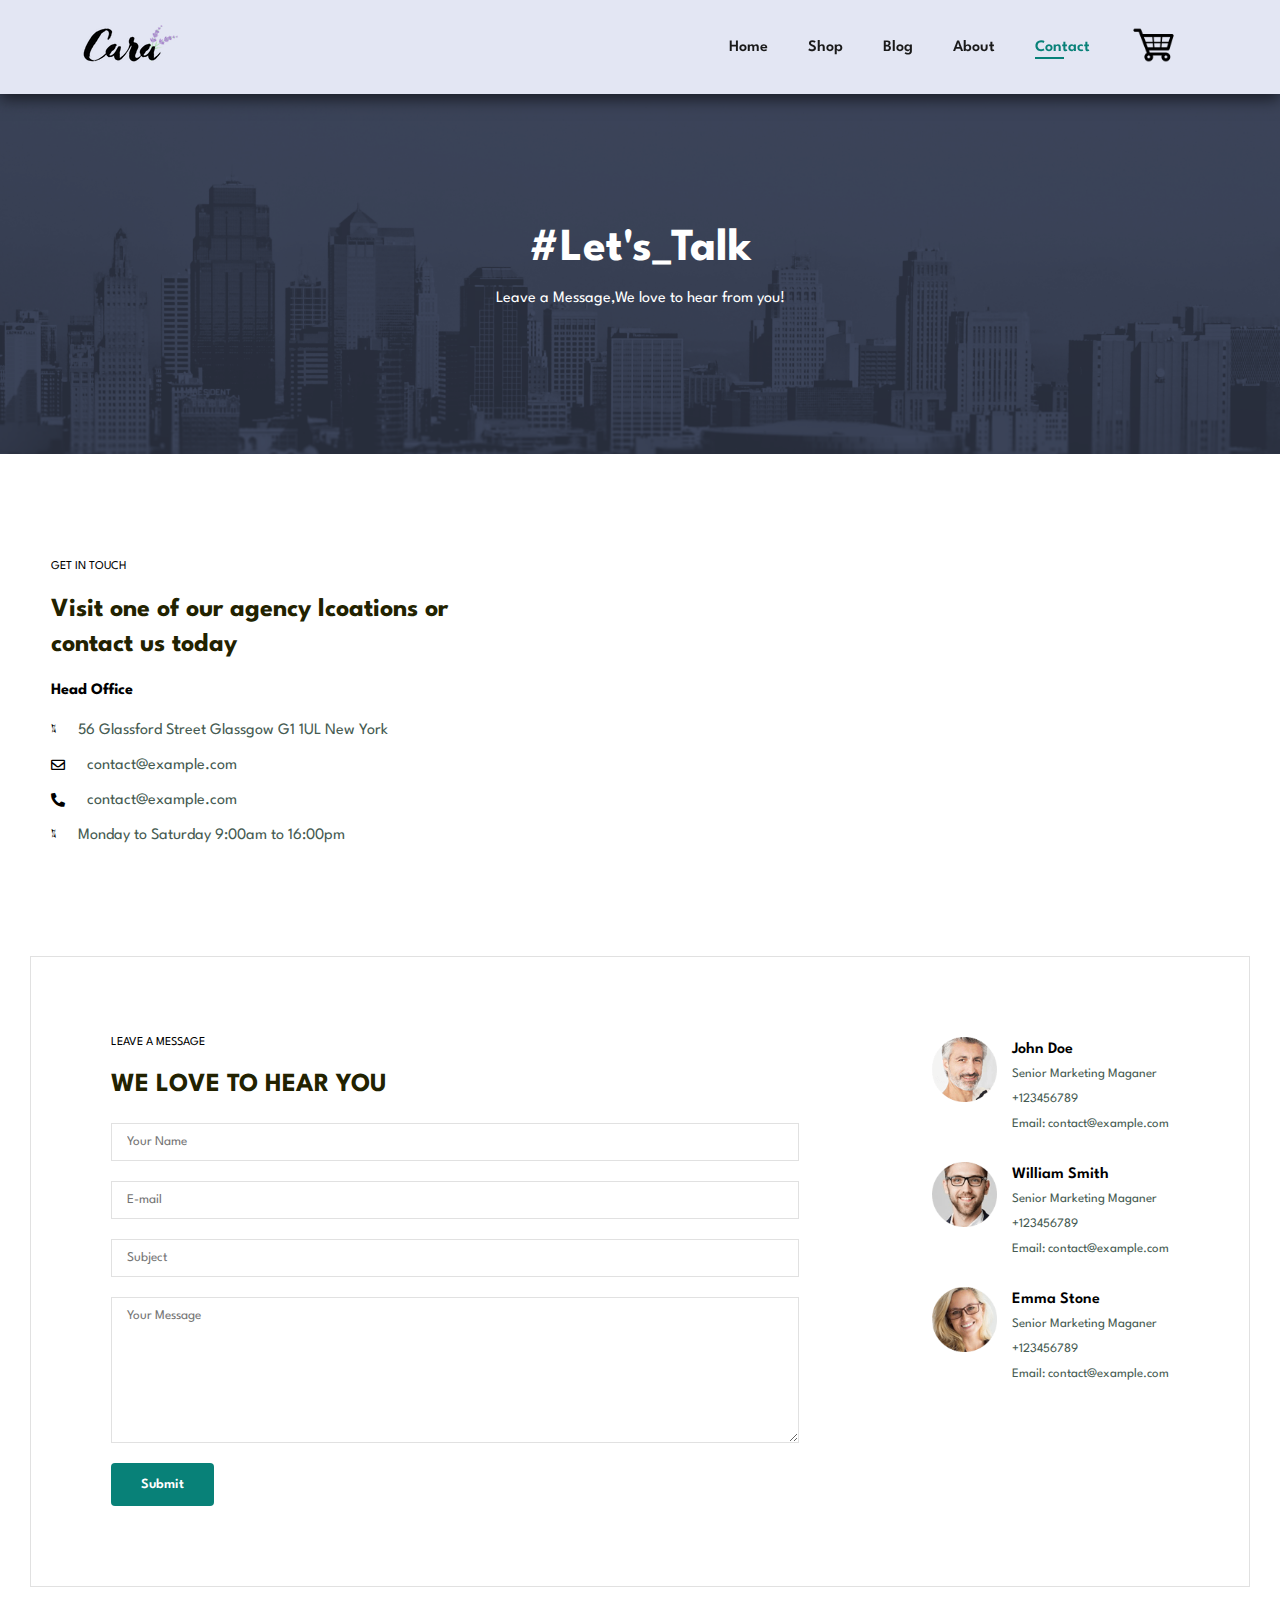
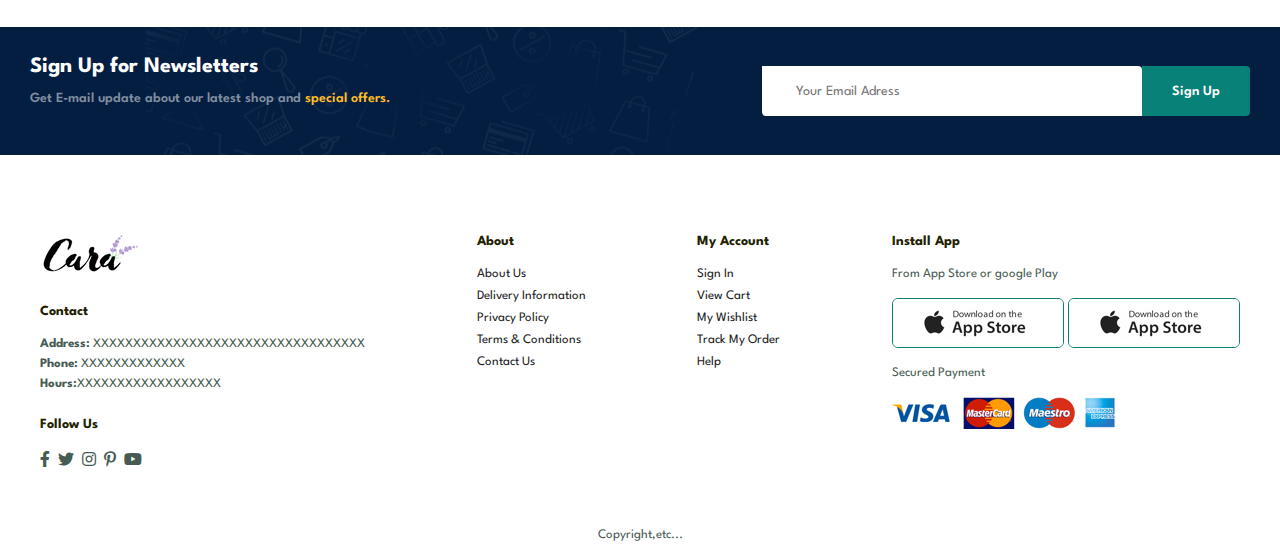
<file: contact.html>
<!DOCTYPE html>
<html lang="en">

<head>
    <meta charset="UTF-8">
    <meta http-equiv="X-UA-Compatible" content="IE=edge">
    <meta name="viewport" content="width=device-width, initial-scale=1.0">
    <title>E-Commerce</title>
    <link rel="stylesheet" href="style.css">
    <link rel="stylesheet" href="https://use.fontawesome.com/releases/v5.15.4/css/all.css" />
</head>

<body>
    <section id="header">
        <a href="#"><img src="img/logo.png" class="logo" alt=""></a>

        <div>
            <ul id="navbar">
                <li><a href="index.html">Home</a></li>
                <li><a href="shop.html">Shop</a></li>
                <li><a href="blog.html">Blog</a></li>
                <li><a href="about.html">About</a></li>
                <li><a class="active" href="contact.html">Contact</a></li>
                <li id="lg-bag"><a href="cart.html"><img src="img/shopping-cart.png" width="50px" alt=""></a></li>
                <a href="#" id="close"><i class="fas fa-times"></i></a>
            </ul>
        </div>

        <div id="mobile">
            <a href="cart.html"><img src="img/shopping-cart.png" width="50px" class="cart-icon" alt=""></a>
            <i id="bar" class="fas fa-outdent"></i>
        </div>
    </section>

    <section id="page-header" class="about-header">

        <h2>#Let's_Talk</h2>

        <p>Leave a Message,We love to hear from you!</p>

    </section>

    <section id="contact-details" class="section-p1">
        <div class="details">
            <span>GET IN TOUCH</span>
            <h2>Visit one of our agency lcoations or contact us today</h2>
            <h3>Head Office</h3>
            <div>
                <li>
                    <i class="fal fa-map"></i>
                    <p>56 Glassford Street Glassgow G1 1UL New York</p>
                </li>
                <li>
                    <i class="far fa-envelope"></i>
                    <p>contact@example.com</p>
                </li>
                <li>
                    <i class="fas fa-phone-alt"></i>
                    <p>contact@example.com</p>
                </li>
                <li>
                    <i class="fal fa-clock"></i>
                    <p>Monday to Saturday 9:00am to 16:00pm</p>
                </li>
            </div>
        </div>

        <div class="map">
            <iframe
                src="https://www.google.com/maps/embed?pb=!1m18!1m12!1m3!1d250945.30088452663!2d-71.68600766092842!3d10.655528603990833!2m3!1f0!2f0!3f0!3m2!1i1024!2i768!4f13.1!3m3!1m2!1s0x8e89998e7a5bd625%3A0xce0904e0ea8de74b!2sMaracaibo%2C%20Zulia%2C%20Venezuela!5e0!3m2!1ses!2sco!4v1680479120989!5m2!1ses!2sco"
                width="600" height="450" style="border:0;" allowfullscreen="" loading="lazy"
                referrerpolicy="no-referrer-when-downgrade"></iframe>
        </div>
    </section>

    <section id="form-details">
        <form action="">
            <span>LEAVE A MESSAGE</span>
            <h2>WE LOVE TO HEAR YOU</h2>
            <input type="text" placeholder="Your Name">
            <input type="text" placeholder="E-mail">
            <input type="text" placeholder="Subject">
            <textarea name="" id="" cols="30" rows="10" placeholder="Your Message"></textarea>
            <button class="normal">Submit</button>
        </form>

        <div class="people">
            <div>
                <img src="img/people/1.png" alt="">
                <p><span>John Doe</span> Senior Marketing Maganer <br> +123456789 <br> Email: contact@example.com </p>
            </div>

            <div>
                <img src="img/people/2.png" alt="">
                <p><span>William Smith</span> Senior Marketing Maganer <br> +123456789 <br> Email: contact@example.com </p>
            </div>

            <div>
                <img src="img/people/3.png" alt="">
                <p><span>Emma Stone</span> Senior Marketing Maganer <br> +123456789 <br> Email: contact@example.com </p>
            </div>
        </div>
    </section>

    <section id="newsletter" class="section-p1 section-m1">
        <div class="newstext">
            <h4>Sign Up for Newsletters</h4>
            <p>Get E-mail update about our latest shop and <span>special offers.</span></p>
        </div>
        <div class="form">
            <input type="text" placeholder="Your Email Adress">
            <button class="normal">Sign Up</button>
        </div>
    </section>

    <footer class="section-p1">
        <div class="col">
            <img class="logo" src="img/logo.png" alt="">
            <h4>Contact</h4>
            <p><strong>Address:</strong> XXXXXXXXXXXXXXXXXXXXXXXXXXXXXXXXXX</p>
            <p><strong>Phone:</strong> XXXXXXXXXXXXX</p>
            <p><strong>Hours:</strong>XXXXXXXXXXXXXXXXXX</p>
            <div class="follow">
                <h4>Follow Us</h4>
                <div class="icon">
                    <i class="fab fa-facebook-f"></i>
                    <i class="fab fa-twitter"></i>
                    <i class="fab fa-instagram"></i>
                    <i class="fab fa-pinterest-p"></i>
                    <i class="fab fa-youtube"></i>
                </div>
            </div>
        </div>
        <div class="col">
            <h4>About</h4>
            <a href="#">About Us</a>
            <a href="#">Delivery Information</a>
            <a href="#">Privacy Policy</a>
            <a href="#">Terms & Conditions</a>
            <a href="#">Contact Us</a>
        </div>
        <div class="col">
            <h4>My Account</h4>
            <a href="#">Sign In</a>
            <a href="#">View Cart</a>
            <a href="#">My Wishlist</a>
            <a href="#">Track My Order</a>
            <a href="#">Help</a>
        </div>

        <div class="col install">
            <h4>Install App</h4>
            <p>From App Store or google Play</p>
            <div class="row">
                <img src="img/pay/app.jpg" alt="">
                <img src="img/pay/app.jpg" alt="">
            </div>
            <p>Secured Payment</p>
            <img src="img/pay/pay.png" alt="">
        </div>

        <div class="copyright">
            <p>Copyright,etc...</p>
        </div>
    </footer>

    <script src="script.js"></script>
</body>

</html>
</file>
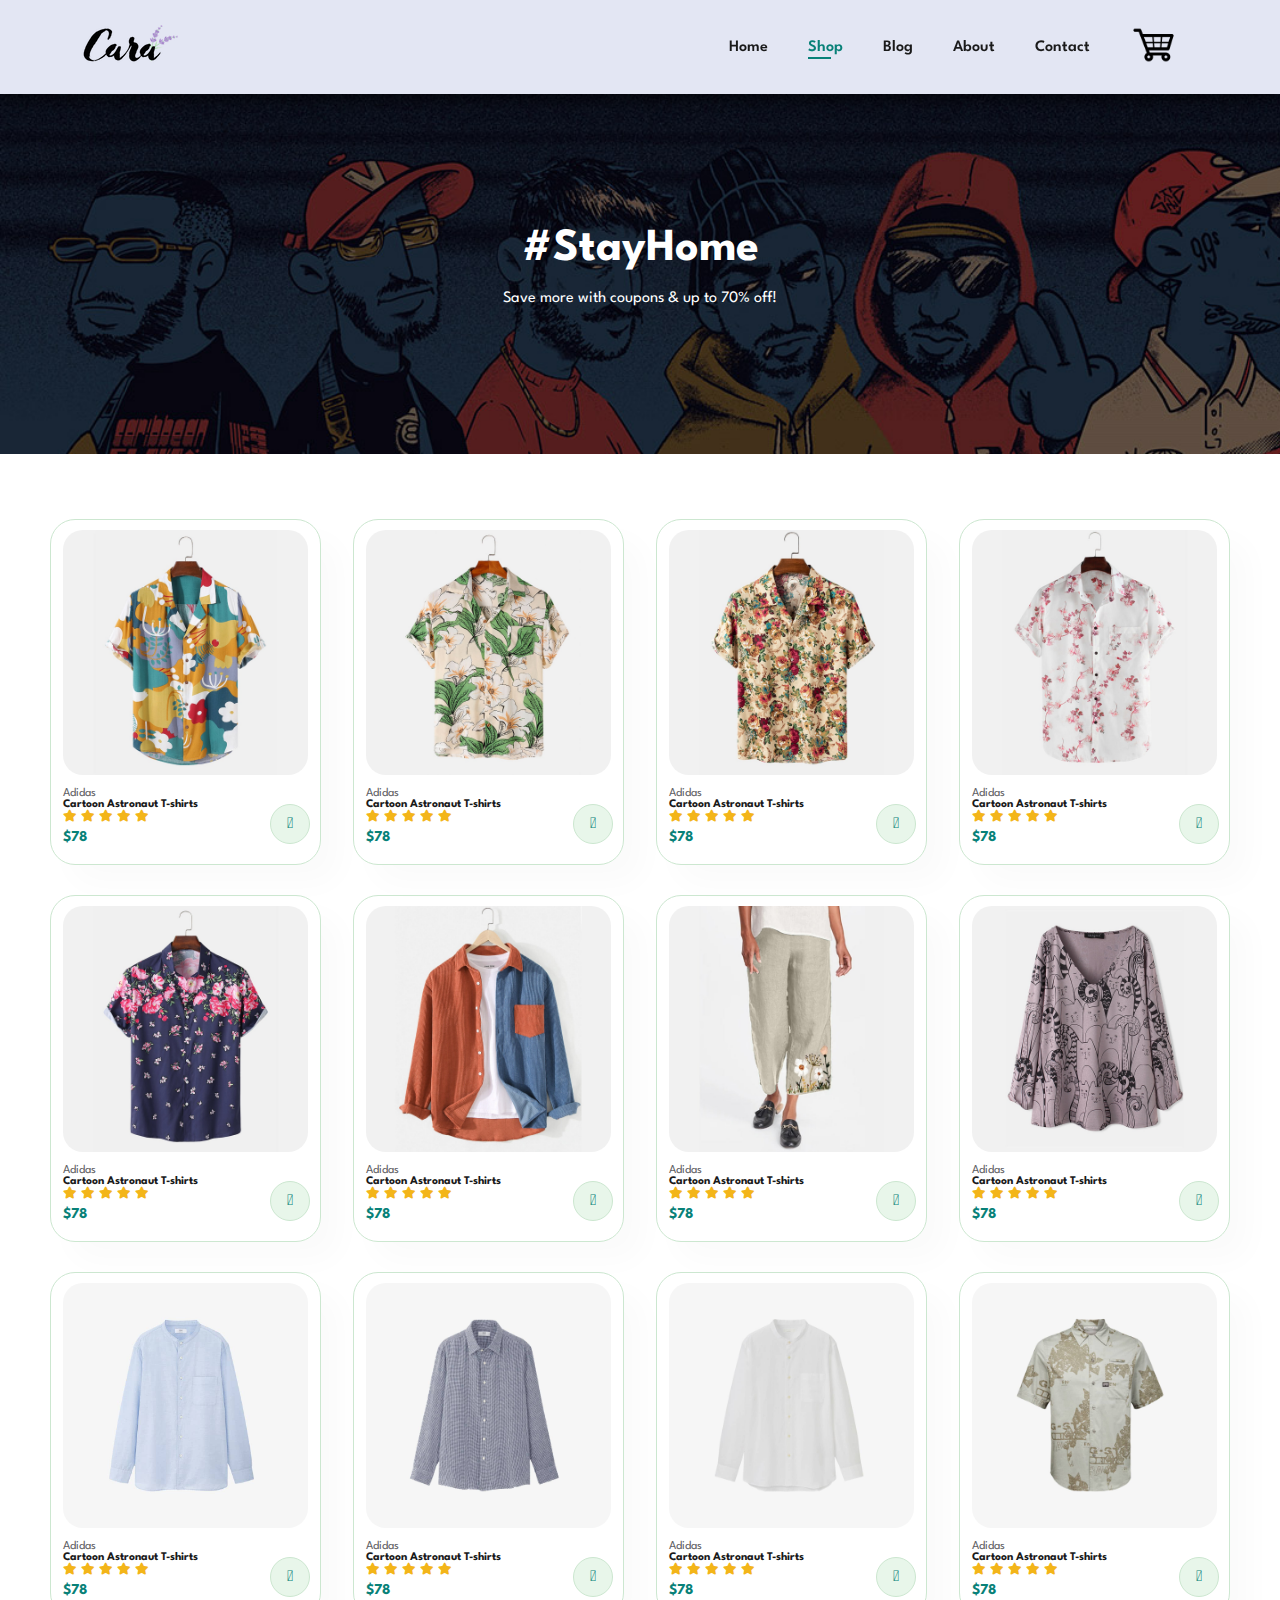
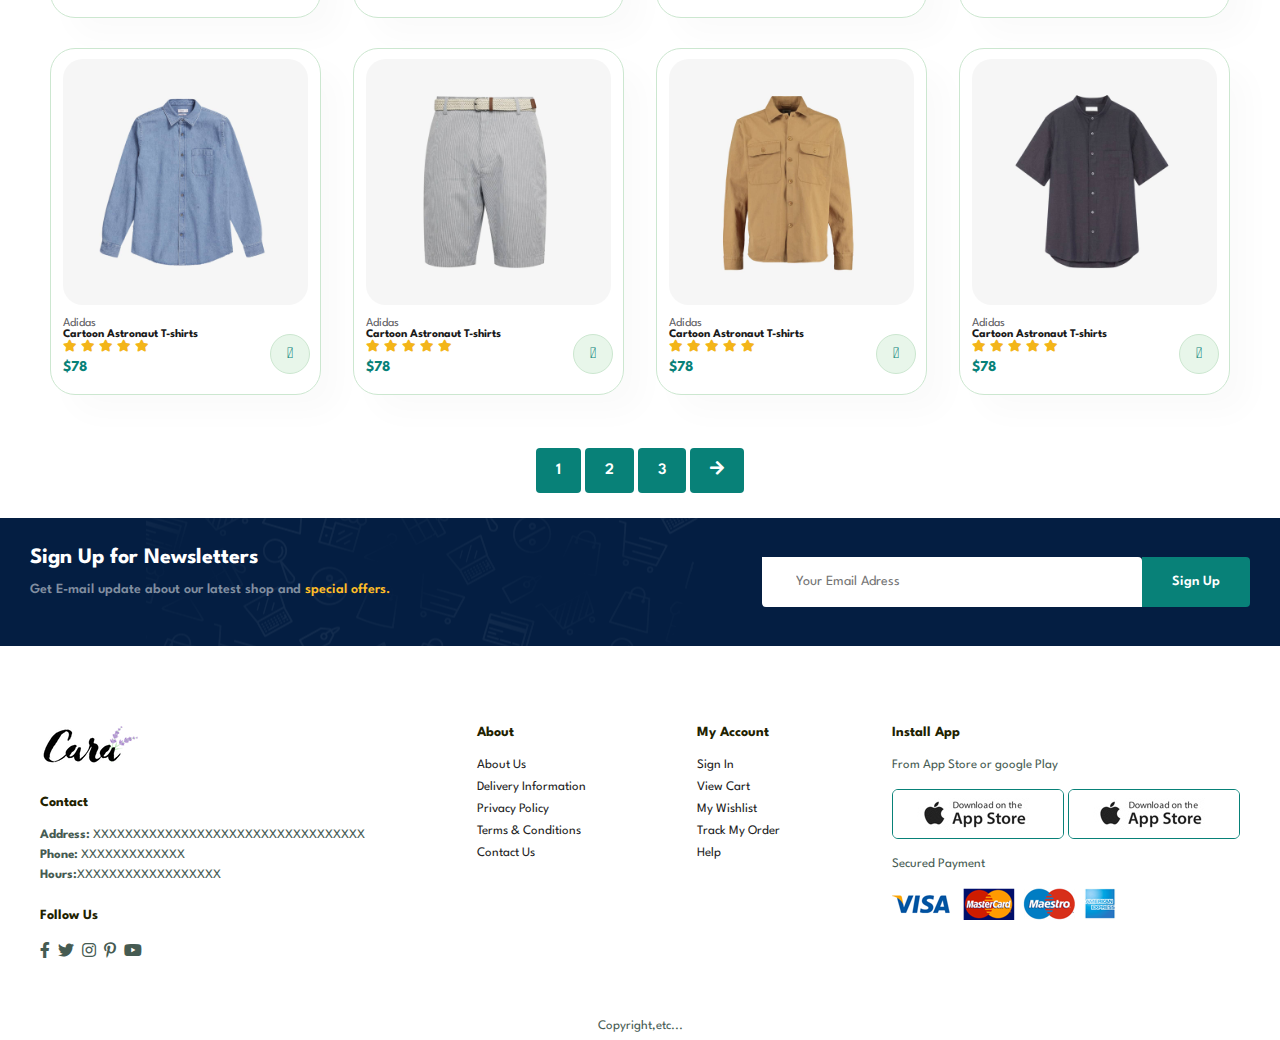
<file: shop.html>
<!DOCTYPE html>
<html lang="en">

<head>
    <meta charset="UTF-8">
    <meta http-equiv="X-UA-Compatible" content="IE=edge">
    <meta name="viewport" content="width=device-width, initial-scale=1.0">
    <title>E-Commerce</title>
    <link rel="stylesheet" href="style.css">
    <link rel="stylesheet" href="https://use.fontawesome.com/releases/v5.15.4/css/all.css" />
</head>

<body>
    <section id="header">
        <a href="#"><img src="img/logo.png" class="logo" alt=""></a>

        <div>
            <ul id="navbar">
                <li><a href="index.html">Home</a></li>
                <li><a class="active" href="shop.html">Shop</a></li>
                <li><a href="blog.html">Blog</a></li>
                <li><a href="about.html">About</a></li>
                <li><a href="contact.html">Contact</a></li>
                <li id="lg-bag"><a href="cart.html"><img src="img/shopping-cart.png" width="50px" alt=""></a></li>
                <a href="#" id="close"><i class="fas fa-times"></i></a>
            </ul>
        </div>

        <div id="mobile">
            <a href="cart.html"><img src="img/shopping-cart.png" width="50px" class="cart-icon" alt=""></a>
            <i id="bar" class="fas fa-outdent"></i>
        </div>
    </section>

    <section id="page-header">
       
        <h2>#StayHome</h2>
        
        <p>Save more with coupons & up to 70% off!</p>
        
    </section>

    <section id="product1" class="section-p1">
        <div class="pro-container">
            <div class="pro" onclick="window.location.href='sproduct.html'">
                <img src="img/products/f1.jpg" alt="">
                <div class="des">
                    <span>Adidas</span>
                    <h5>Cartoon Astronaut T-shirts</h5>
                    <div class="star">
                        <i class="fas fa-star"></i>
                        <i class="fas fa-star"></i>
                        <i class="fas fa-star"></i>
                        <i class="fas fa-star"></i>
                        <i class="fas fa-star"></i>
                    </div>
                    <h4>$78</h4>
                </div>
                <a href="#"><i class="fal fa-shopping-cart cart"></i></a>
            </div>

            <div class="pro">
                <img src="img/products/f2.jpg" alt="">
                <div class="des">
                    <span>Adidas</span>
                    <h5>Cartoon Astronaut T-shirts</h5>
                    <div class="star">
                        <i class="fas fa-star"></i>
                        <i class="fas fa-star"></i>
                        <i class="fas fa-star"></i>
                        <i class="fas fa-star"></i>
                        <i class="fas fa-star"></i>
                    </div>
                    <h4>$78</h4>
                </div>
                <a href="#"><i class="fal fa-shopping-cart cart"></i></a>
            </div>

            <div class="pro">
                <img src="img/products/f3.jpg" alt="">
                <div class="des">
                    <span>Adidas</span>
                    <h5>Cartoon Astronaut T-shirts</h5>
                    <div class="star">
                        <i class="fas fa-star"></i>
                        <i class="fas fa-star"></i>
                        <i class="fas fa-star"></i>
                        <i class="fas fa-star"></i>
                        <i class="fas fa-star"></i>
                    </div>
                    <h4>$78</h4>
                </div>
                <a href="#"><i class="fal fa-shopping-cart cart"></i></a>
            </div>

            <div class="pro">
                <img src="img/products/f4.jpg" alt="">
                <div class="des">
                    <span>Adidas</span>
                    <h5>Cartoon Astronaut T-shirts</h5>
                    <div class="star">
                        <i class="fas fa-star"></i>
                        <i class="fas fa-star"></i>
                        <i class="fas fa-star"></i>
                        <i class="fas fa-star"></i>
                        <i class="fas fa-star"></i>
                    </div>
                    <h4>$78</h4>
                </div>
                <a href="#"><i class="fal fa-shopping-cart cart"></i></a>
            </div>

            <div class="pro">
                <img src="img/products/f5.jpg" alt="">
                <div class="des">
                    <span>Adidas</span>
                    <h5>Cartoon Astronaut T-shirts</h5>
                    <div class="star">
                        <i class="fas fa-star"></i>
                        <i class="fas fa-star"></i>
                        <i class="fas fa-star"></i>
                        <i class="fas fa-star"></i>
                        <i class="fas fa-star"></i>
                    </div>
                    <h4>$78</h4>
                </div>
                <a href="#"><i class="fal fa-shopping-cart cart"></i></a>
            </div>

            <div class="pro">
                <img src="img/products/f6.jpg" alt="">
                <div class="des">
                    <span>Adidas</span>
                    <h5>Cartoon Astronaut T-shirts</h5>
                    <div class="star">
                        <i class="fas fa-star"></i>
                        <i class="fas fa-star"></i>
                        <i class="fas fa-star"></i>
                        <i class="fas fa-star"></i>
                        <i class="fas fa-star"></i>
                    </div>
                    <h4>$78</h4>
                </div>
                <a href="#"><i class="fal fa-shopping-cart cart"></i></a>
            </div>

            <div class="pro">
                <img src="img/products/f7.jpg" alt="">
                <div class="des">
                    <span>Adidas</span>
                    <h5>Cartoon Astronaut T-shirts</h5>
                    <div class="star">
                        <i class="fas fa-star"></i>
                        <i class="fas fa-star"></i>
                        <i class="fas fa-star"></i>
                        <i class="fas fa-star"></i>
                        <i class="fas fa-star"></i>
                    </div>
                    <h4>$78</h4>
                </div>
                <a href="#"><i class="fal fa-shopping-cart cart"></i></a>
            </div>

            <div class="pro">
                <img src="img/products/f8.jpg" alt="">
                <div class="des">
                    <span>Adidas</span>
                    <h5>Cartoon Astronaut T-shirts</h5>
                    <div class="star">
                        <i class="fas fa-star"></i>
                        <i class="fas fa-star"></i>
                        <i class="fas fa-star"></i>
                        <i class="fas fa-star"></i>
                        <i class="fas fa-star"></i>
                    </div>
                    <h4>$78</h4>
                </div>
                <a href="#"><i class="fal fa-shopping-cart cart"></i></a>
            </div>
     
            <div class="pro">
                <img src="img/products/n1.jpg" alt="">
                <div class="des">
                    <span>Adidas</span>
                    <h5>Cartoon Astronaut T-shirts</h5>
                    <div class="star">
                        <i class="fas fa-star"></i>
                        <i class="fas fa-star"></i>
                        <i class="fas fa-star"></i>
                        <i class="fas fa-star"></i>
                        <i class="fas fa-star"></i>
                    </div>
                    <h4>$78</h4>
                </div>
                <a href="#"><i class="fal fa-shopping-cart cart"></i></a>
            </div>

            <div class="pro">
                <img src="img/products/n2.jpg" alt="">
                <div class="des">
                    <span>Adidas</span>
                    <h5>Cartoon Astronaut T-shirts</h5>
                    <div class="star">
                        <i class="fas fa-star"></i>
                        <i class="fas fa-star"></i>
                        <i class="fas fa-star"></i>
                        <i class="fas fa-star"></i>
                        <i class="fas fa-star"></i>
                    </div>
                    <h4>$78</h4>
                </div>
                <a href="#"><i class="fal fa-shopping-cart cart"></i></a>
            </div>

            <div class="pro">
                <img src="img/products/n3.jpg" alt="">
                <div class="des">
                    <span>Adidas</span>
                    <h5>Cartoon Astronaut T-shirts</h5>
                    <div class="star">
                        <i class="fas fa-star"></i>
                        <i class="fas fa-star"></i>
                        <i class="fas fa-star"></i>
                        <i class="fas fa-star"></i>
                        <i class="fas fa-star"></i>
                    </div>
                    <h4>$78</h4>
                </div>
                <a href="#"><i class="fal fa-shopping-cart cart"></i></a>
            </div>

            <div class="pro">
                <img src="img/products/n4.jpg" alt="">
                <div class="des">
                    <span>Adidas</span>
                    <h5>Cartoon Astronaut T-shirts</h5>
                    <div class="star">
                        <i class="fas fa-star"></i>
                        <i class="fas fa-star"></i>
                        <i class="fas fa-star"></i>
                        <i class="fas fa-star"></i>
                        <i class="fas fa-star"></i>
                    </div>
                    <h4>$78</h4>
                </div>
                <a href="#"><i class="fal fa-shopping-cart cart"></i></a>
            </div>

            <div class="pro">
                <img src="img/products/n5.jpg" alt="">
                <div class="des">
                    <span>Adidas</span>
                    <h5>Cartoon Astronaut T-shirts</h5>
                    <div class="star">
                        <i class="fas fa-star"></i>
                        <i class="fas fa-star"></i>
                        <i class="fas fa-star"></i>
                        <i class="fas fa-star"></i>
                        <i class="fas fa-star"></i>
                    </div>
                    <h4>$78</h4>
                </div>
                <a href="#"><i class="fal fa-shopping-cart cart"></i></a>
            </div>

            <div class="pro">
                <img src="img/products/n6.jpg" alt="">
                <div class="des">
                    <span>Adidas</span>
                    <h5>Cartoon Astronaut T-shirts</h5>
                    <div class="star">
                        <i class="fas fa-star"></i>
                        <i class="fas fa-star"></i>
                        <i class="fas fa-star"></i>
                        <i class="fas fa-star"></i>
                        <i class="fas fa-star"></i>
                    </div>
                    <h4>$78</h4>
                </div>
                <a href="#"><i class="fal fa-shopping-cart cart"></i></a>
            </div>

            <div class="pro">
                <img src="img/products/n7.jpg" alt="">
                <div class="des">
                    <span>Adidas</span>
                    <h5>Cartoon Astronaut T-shirts</h5>
                    <div class="star">
                        <i class="fas fa-star"></i>
                        <i class="fas fa-star"></i>
                        <i class="fas fa-star"></i>
                        <i class="fas fa-star"></i>
                        <i class="fas fa-star"></i>
                    </div>
                    <h4>$78</h4>
                </div>
                <a href="#"><i class="fal fa-shopping-cart cart"></i></a>
            </div>

            <div class="pro">
                <img src="img/products/n8.jpg" alt="">
                <div class="des">
                    <span>Adidas</span>
                    <h5>Cartoon Astronaut T-shirts</h5>
                    <div class="star">
                        <i class="fas fa-star"></i>
                        <i class="fas fa-star"></i>
                        <i class="fas fa-star"></i>
                        <i class="fas fa-star"></i>
                        <i class="fas fa-star"></i>
                    </div>
                    <h4>$78</h4>
                </div>
                <a href="#"><i class="fal fa-shopping-cart cart"></i></a>
            </div>
        </div>

    </section>

    <section id="pagination" class="section-p1">
        <a href="#">1</a>
        <a href="#">2</a>
        <a href="#">3</a>
        <a href="#"><i class="fas fa-arrow-right"></i></a>
    </section>

    <section id="newsletter" class="section-p1 section-m1">
        <div class="newstext">
            <h4>Sign Up for Newsletters</h4>
            <p>Get E-mail update about our latest shop and <span>special offers.</span></p>
        </div>
        <div class="form">
            <input type="text" placeholder="Your Email Adress">
            <button class="normal">Sign Up</button>
        </div>
    </section>

    <footer class="section-p1">
        <div class="col">
            <img class="logo" src="img/logo.png" alt="">
            <h4>Contact</h4>
            <p><strong>Address:</strong> XXXXXXXXXXXXXXXXXXXXXXXXXXXXXXXXXX</p>
            <p><strong>Phone:</strong> XXXXXXXXXXXXX</p>
            <p><strong>Hours:</strong>XXXXXXXXXXXXXXXXXX</p>
            <div class="follow">
                <h4>Follow Us</h4>
                <div class="icon">
                    <i class="fab fa-facebook-f"></i>
                    <i class="fab fa-twitter"></i>
                    <i class="fab fa-instagram"></i>
                    <i class="fab fa-pinterest-p"></i>
                    <i class="fab fa-youtube"></i>
                </div>
            </div>
        </div>
        <div class="col">
            <h4>About</h4>
            <a href="#">About Us</a>
            <a href="#">Delivery Information</a>
            <a href="#">Privacy Policy</a>
            <a href="#">Terms & Conditions</a>
            <a href="#">Contact Us</a>
        </div>
        <div class="col">
            <h4>My Account</h4>
            <a href="#">Sign In</a>
            <a href="#">View Cart</a>
            <a href="#">My Wishlist</a>
            <a href="#">Track My Order</a>
            <a href="#">Help</a>
        </div>

        <div class="col install">
            <h4>Install App</h4>
            <p>From App Store or google Play</p>
            <div class="row">
                <img src="img/pay/app.jpg" alt="">
                <img src="img/pay/app.jpg" alt="">
            </div>
            <p>Secured Payment</p>
            <img src="img/pay/pay.png" alt="">
        </div>

        <div class="copyright">
            <p>Copyright,etc...</p>
        </div>
    </footer>

    <script src="script.js"></script>
</body>

</html>
</file>
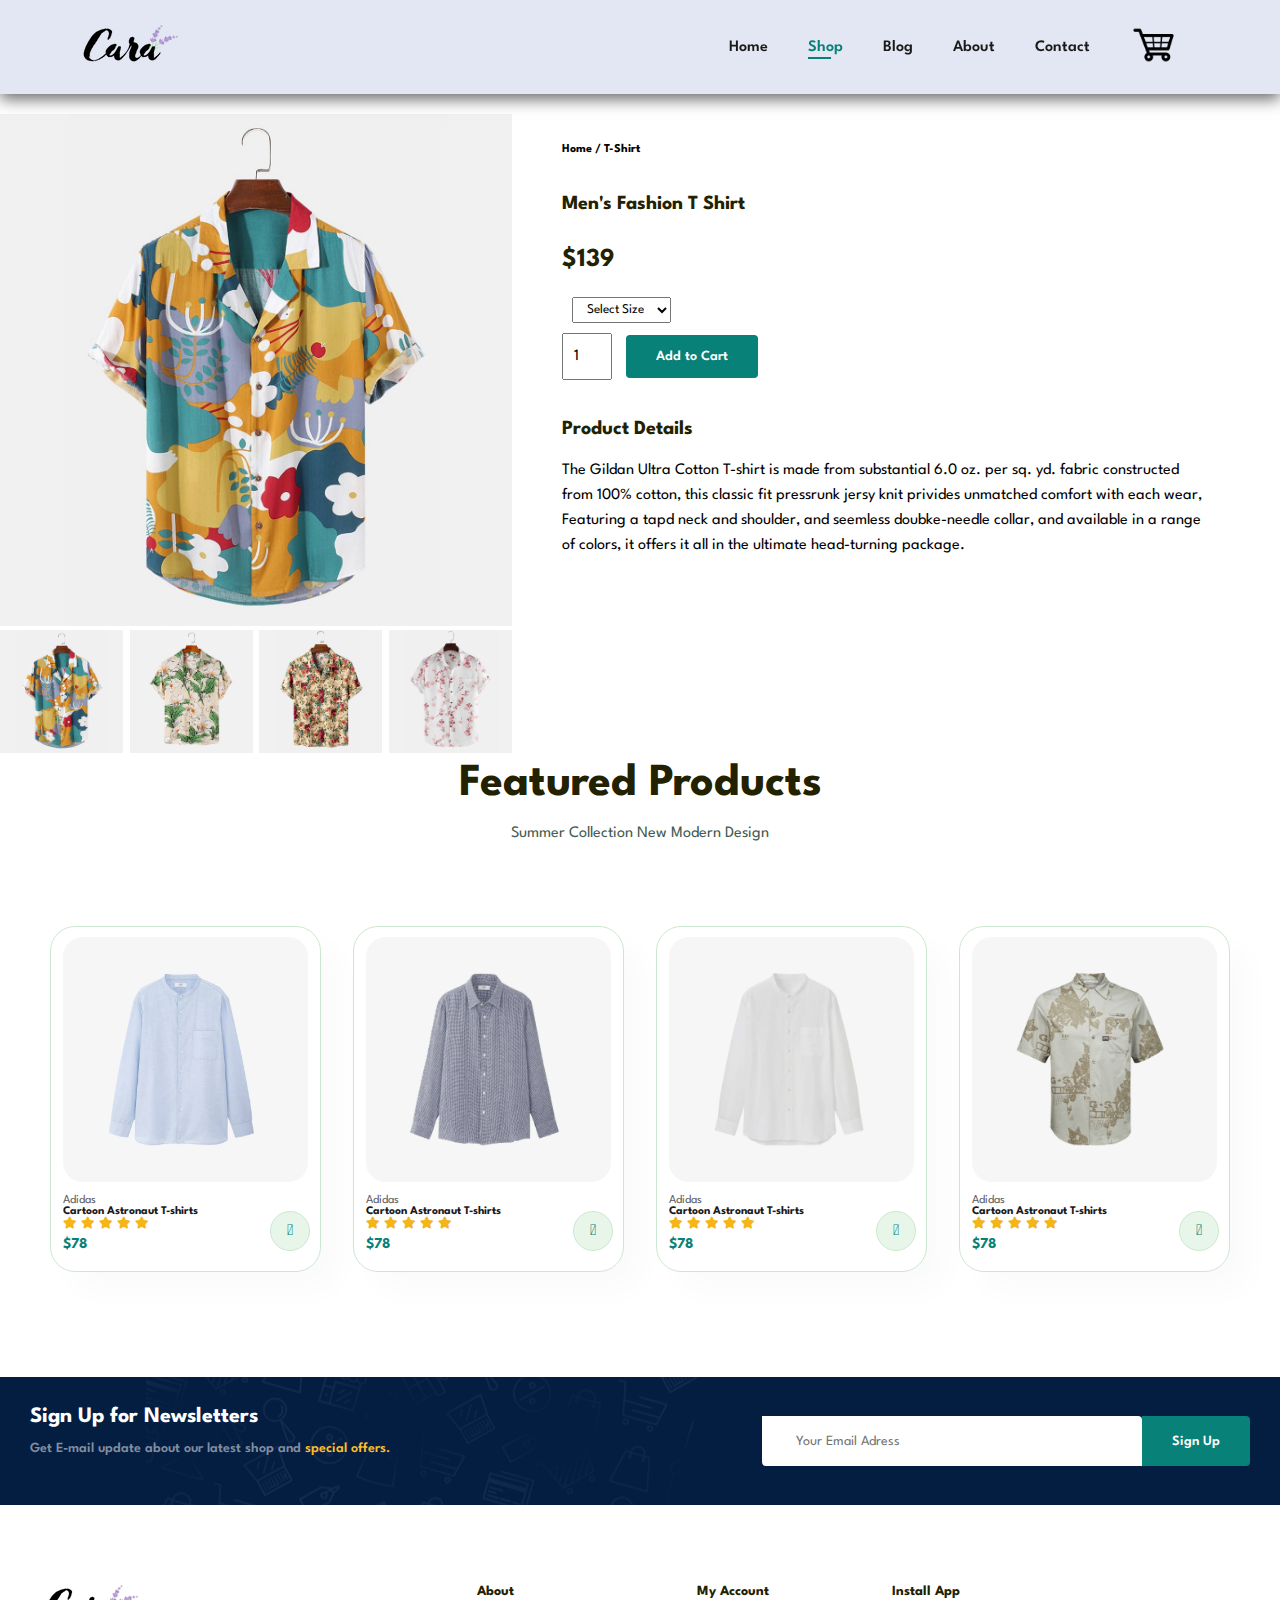
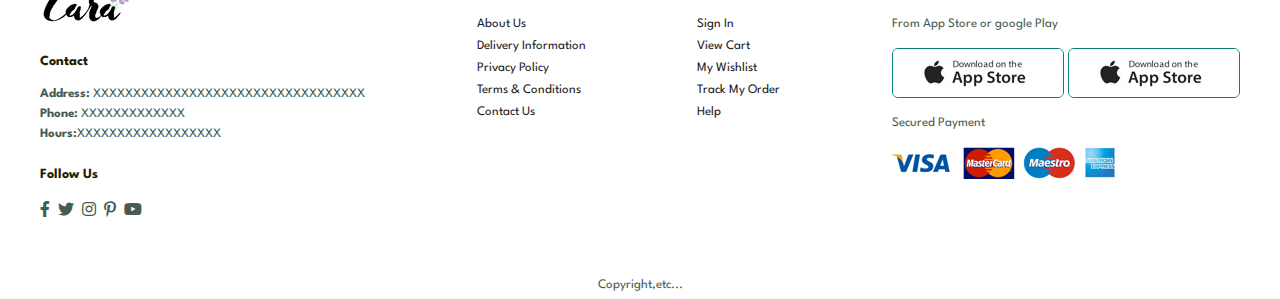
<file: sproduct.html>
<!DOCTYPE html>
<html lang="en">

<head>
    <meta charset="UTF-8">
    <meta http-equiv="X-UA-Compatible" content="IE=edge">
    <meta name="viewport" content="width=device-width, initial-scale=1.0">
    <title>E-Commerce</title>
    <link rel="stylesheet" href="style.css">
    <link rel="stylesheet" href="https://use.fontawesome.com/releases/v5.15.4/css/all.css" />
</head>

<body>
    <section id="header">
        <a href="#"><img src="img/logo.png" class="logo" alt=""></a>

        <div>
            <ul id="navbar">
                <li><a href="index.html">Home</a></li>
                <li><a class="active" href="shop.html">Shop</a></li>
                <li><a href="blog.html">Blog</a></li>
                <li><a href="about.html">About</a></li>
                <li><a href="contact.html">Contact</a></li>
                <li id="lg-bag"><a href="cart.html"><img src="img/shopping-cart.png" width="50px" alt=""></a></li>
                <a href="#" id="close"><i class="fas fa-times"></i></a>
            </ul>
        </div>

        <div id="mobile">
            <a href="cart.html"><img src="img/shopping-cart.png" width="50px" class="cart-icon" alt=""></a>
            <i id="bar" class="fas fa-outdent"></i>
        </div>
    </section>

    <section id="prodetails" class="section-p1">
        <div class="single-pro-image">
            <img src="img/products/f1.jpg" width="100%" id="MainImg" alt="">

            <div class="small-img-group">
                <div class="small-img-col">
                    <img src="img/products/f1.jpg" width="100%" class="small-img" alt="">
                </div>

                <div class="small-img-col">
                    <img src="img/products/f2.jpg" width="100%" class="small-img" alt="">
                </div>

                <div class="small-img-col">
                    <img src="img/products/f3.jpg" width="100%" class="small-img" alt="">
                </div>

                <div class="small-img-col">
                    <img src="img/products/f4.jpg" width="100%" class="small-img" alt="">
                </div>
            </div>
        </div>

        <div class="single-pro-details">
            <h6>Home / T-Shirt</h6>
            <h4>Men's Fashion T Shirt</h4>
            <h2>$139</h2>
            <select name="" id="">
                <option>Select Size</option>
                <option>XL</option>
                <option>XXL</option>
                <option>Small</option>
                <option>Large</option>
            </select>
            <input type="number" value="1">
            <button class="normal">Add to Cart</button>
            <h4>Product Details</h4>
            <span>The Gildan Ultra Cotton T-shirt is made from substantial 6.0 oz. per sq. yd. fabric constructed from
                100% cotton, this classic fit
                pressrunk jersy knit privides unmatched comfort with each wear, Featuring a tapd neck and shoulder, and
                seemless doubke-needle collar,
                and available in a range of colors, it offers it all in the ultimate head-turning package.</span>
        </div>
    </section>

    <section id="product1" class="section-p1">
        <h2>Featured Products</h2>
        <p>Summer Collection New Modern Design</p>
        <div class="pro-container">
            <div class="pro">
                <img src="img/products/n1.jpg" alt="">
                <div class="des">
                    <span>Adidas</span>
                    <h5>Cartoon Astronaut T-shirts</h5>
                    <div class="star">
                        <i class="fas fa-star"></i>
                        <i class="fas fa-star"></i>
                        <i class="fas fa-star"></i>
                        <i class="fas fa-star"></i>
                        <i class="fas fa-star"></i>
                    </div>
                    <h4>$78</h4>
                </div>
                <a href="#"><i class="fal fa-shopping-cart cart"></i></a>
            </div>

            <div class="pro">
                <img src="img/products/n2.jpg" alt="">
                <div class="des">
                    <span>Adidas</span>
                    <h5>Cartoon Astronaut T-shirts</h5>
                    <div class="star">
                        <i class="fas fa-star"></i>
                        <i class="fas fa-star"></i>
                        <i class="fas fa-star"></i>
                        <i class="fas fa-star"></i>
                        <i class="fas fa-star"></i>
                    </div>
                    <h4>$78</h4>
                </div>
                <a href="#"><i class="fal fa-shopping-cart cart"></i></a>
            </div>

            <div class="pro">
                <img src="img/products/n3.jpg" alt="">
                <div class="des">
                    <span>Adidas</span>
                    <h5>Cartoon Astronaut T-shirts</h5>
                    <div class="star">
                        <i class="fas fa-star"></i>
                        <i class="fas fa-star"></i>
                        <i class="fas fa-star"></i>
                        <i class="fas fa-star"></i>
                        <i class="fas fa-star"></i>
                    </div>
                    <h4>$78</h4>
                </div>
                <a href="#"><i class="fal fa-shopping-cart cart"></i></a>
            </div>

            <div class="pro">
                <img src="img/products/n4.jpg" alt="">
                <div class="des">
                    <span>Adidas</span>
                    <h5>Cartoon Astronaut T-shirts</h5>
                    <div class="star">
                        <i class="fas fa-star"></i>
                        <i class="fas fa-star"></i>
                        <i class="fas fa-star"></i>
                        <i class="fas fa-star"></i>
                        <i class="fas fa-star"></i>
                    </div>
                    <h4>$78</h4>
                </div>
                <a href="#"><i class="fal fa-shopping-cart cart"></i></a>
            </div>
        </div>
    </section>
    

    <section id="newsletter" class="section-p1 section-m1">
        <div class="newstext">
            <h4>Sign Up for Newsletters</h4>
            <p>Get E-mail update about our latest shop and <span>special offers.</span></p>
        </div>
        <div class="form">
            <input type="text" placeholder="Your Email Adress">
            <button class="normal">Sign Up</button>
        </div>
    </section>

    <footer class="section-p1">
        <div class="col">
            <img class="logo" src="img/logo.png" alt="">
            <h4>Contact</h4>
            <p><strong>Address:</strong> XXXXXXXXXXXXXXXXXXXXXXXXXXXXXXXXXX</p>
            <p><strong>Phone:</strong> XXXXXXXXXXXXX</p>
            <p><strong>Hours:</strong>XXXXXXXXXXXXXXXXXX</p>
            <div class="follow">
                <h4>Follow Us</h4>
                <div class="icon">
                    <i class="fab fa-facebook-f"></i>
                    <i class="fab fa-twitter"></i>
                    <i class="fab fa-instagram"></i>
                    <i class="fab fa-pinterest-p"></i>
                    <i class="fab fa-youtube"></i>
                </div>
            </div>
        </div>
        <div class="col">
            <h4>About</h4>
            <a href="#">About Us</a>
            <a href="#">Delivery Information</a>
            <a href="#">Privacy Policy</a>
            <a href="#">Terms & Conditions</a>
            <a href="#">Contact Us</a>
        </div>
        <div class="col">
            <h4>My Account</h4>
            <a href="#">Sign In</a>
            <a href="#">View Cart</a>
            <a href="#">My Wishlist</a>
            <a href="#">Track My Order</a>
            <a href="#">Help</a>
        </div>

        <div class="col install">
            <h4>Install App</h4>
            <p>From App Store or google Play</p>
            <div class="row">
                <img src="img/pay/app.jpg" alt="">
                <img src="img/pay/app.jpg" alt="">
            </div>
            <p>Secured Payment</p>
            <img src="img/pay/pay.png" alt="">
        </div>

        <div class="copyright">
            <p>Copyright,etc...</p>
        </div>
    </footer>

    
    <script>
        //Codigo para cambiar la foto del producto
        var mainImg = document.getElementById("MainImg");
        var smallimg = document.getElementsByClassName("small-img");

        smallimg[0].onclick = function(){
            mainImg.src = smallimg[0].src;
        }

        smallimg[1].onclick = function(){
            mainImg.src = smallimg[1].src;
        }

        smallimg[2].onclick = function(){
            mainImg.src = smallimg[2].src;
        }

        smallimg[3].onclick = function(){
            mainImg.src = smallimg[3].src;
        }
    </script>

    <script src="script.js"></script>
</body>

</html>
</file>
<file: style.css>
@import url('https://fonts.googleapis.com/css2?family=Spartan:wght@100;200;300;400;500;600;700;800;900&display=swap');

* {
    margin: 0;
    padding: 0;
    box-sizing: border-box;
    font-family: 'Spartan', sans-serif;
}

h1 {
    font-size: 50px;
    line-height: 64px;
    color: #220;
}

h2 {
    font-size: 46px;
    line-height: 54px;
    color: #220;
}

h4 {
    font-size: 20px;
    color: #220;
}

h6 {
    font-weight: 700;
    font-size: 12px;
}

p {
    font-size: 16px;
    color: #465b52;
    margin: 15px 0 20px 0;
}

.section-p1 {
    margin: 40px 80;
}

.section-m1 {
    margin: 40px 0;
}

button.normal {
    font-size: 14px;
    font-weight: 600;
    padding: 15px 30px;
    color: #000;
    background-color: #fff;
    border-radius: 4px;
    cursor: pointer;
    border: none;
    outline: none;
    transition: 0.2s;
}

button.white {
    font-size: 13px;
    font-weight: 600;
    padding: 11px 18px;
    color: #fff;
    background-color: transparent;
    border-radius: 4px;
    cursor: pointer;
    border: 1px solid #fff;
    outline: none;
    transition: 0.2s;
}

body {
    width: 100%;
}

/* Header Start*/

#header {
    display: flex;
    align-items: center;
    justify-content: space-between;
    padding: 20px 80px;
    background-color: #E3E6F3;
    box-shadow: 0 5px 15px rgba(0, 0, 0, 0.6);
    z-index: 999;
    position: sticky;
    top: 0;
    left: 0;
}

#navbar {
    display: flex;
    align-items: center;
    justify-content: center;
}

#navbar li {
    list-style: none;
    padding: 0 20px;
    position: relative;
}

#navbar li a {
    text-decoration: none;
    font-size: 16px;
    font-weight: 600;
    color: #1a1a1a;
    transition: 0.3s ease;
}

#navbar li a:hover,
#navbar li a.active {
    color: #088178;
}

#navbar li a.active::after,
#navbar li a:hover::after {
    content: "";
    width: 30%;
    height: 2px;
    background-color: #088178;
    position: absolute;
    bottom: -4px;
    left: 20px;
}

#mobile {
    display: none;
    align-items: center;
}

#close {
    display: none;
}


/* Home Page */
#hero {
    background-image: url("img/hero4.png");
    height: 90vh;
    width: 100%;
    background-size: cover;
    background-position: top 25% right 0;
    padding: 0 80px;
    display: flex;
    flex-direction: column;
    align-items: flex-start;
    justify-content: center;
}

#hero h4 {
    padding-bottom: 15px;

}

#hero h1 {
    color: #088178;
}

#hero button {
    background-image: url("img/button.png");
    background-color: transparent;
    color: #088178;
    border: 0;
    padding: 14px 80px 14px 65px;
    background-repeat: no-repeat;
    cursor: pointer;
    font-weight: 700;
    font-size: 15px;
}

#feature {
    display: flex;
    align-items: center;
    justify-content: space-between;
    flex-wrap: wrap;
    padding: 50px;
}

#feature .fe-box {
    width: 180px;
    text-align: center;
    padding: 25px 15px;
    box-shadow: 20px 20px 34px rgba(0, 0, 0, 0.03);
    border: 1px solid #cce7d0;
    border-radius: 4px;
    margin: 15px 0;
}

#feature .fe-box:hover {
    box-shadow: 20px 20px 54px rgba(70, 62, 221, 0.1);
}

#feature .fe-box img {
    width: 100%;
    margin-bottom: 10px;
}

#feature .fe-box h6 {
    display: inline-block;
    padding: 9px 8px 6px 8px;
    line-height: 1;
    border-radius: 4px;
    color: #088178;
    background-color: #fddde4;
}

#feature .fe-box:nth-child(2) h6 {
    background-color: #cdebbc;
}

#feature .fe-box:nth-child(3) h6 {
    background-color: #d1e8f2;
}

#feature .fe-box:nth-child(4) h6 {
    background-color: #cdd4f8;
}

#feature .fe-box:nth-child(5) h6 {
    background-color: #f6dbf6;
}

#feature .fe-box:nth-child(6) h6 {
    background-color: #fff2e5;
}

#product1 {
    text-align: center;
}

#product1 .pro-container {
    display: flex;
    justify-content: space-between;
    padding: 50px;
    flex-wrap: wrap;
}

#product1 .pro {
    width: 23%;
    min-width: 250px;
    padding: 10px 12px;
    border: 1px solid #cce7d0;
    border-radius: 25px;
    cursor: pointer;
    box-shadow: 20px 20px 30px rgba(0, 0, 0, 0.02);
    margin: 15px 0;
    transition: 0.2s ease;
    position: relative;
}

#product1 .pro:hover {
    box-shadow: 20px 20px 30px rgba(0, 0, 0, 0.06);

}

#product1 .pro img {
    width: 100%;
    border-radius: 20px;
}

#product1 .pro .des {
    text-align: start;
    padding: 10px 0;
}

#product1 .pro .des span {
    color: #606063;
    font-size: 12px;
}

#product1 .pro .des {
    padding-top: 7px;
    color: #1a1a1a;
    font-size: 14px;
}

#product1 .pro .des i {
    font-size: 12px;
    color: rgba(243, 181, 25);
}

#product1 .pro .des h4 {
    padding-top: 7px;
    font-size: 15px;
    font-weight: 700;
    color: #088178;
}

#product1 .pro .cart {
    width: 40px;
    height: 40px;
    line-height: 40px;
    border-radius: 50px;
    background-color: #e8f6ea;
    font-weight: 500;
    color: #088178;
    border: 1px solid #cce7d0;
    position: absolute;
    bottom: 20px;
    right: 10px;
}

#banner {
    display: flex;
    flex-direction: column;
    justify-content: center;
    align-items: center;
    text-align: center;
    background-image: url("img/banner/b2.jpg");
    width: 100%;
    height: 40vh;
    background-size: cover;
    background-position: center;
}

#banner h4 {
    color: #fff;
    font-size: 16px;
}

#banner h2 {
    color: #fff;
    font-size: 30px;
    padding: 10px 0;
}

#banner h2 span {
    color: #ef3636;
}

#banner button:hover {
    background-color: #088178;
    color: #fff;
}

#sm-banner {
    display: flex;
    justify-content: space-between;
    flex-wrap: wrap;
    padding-inline: 170px;
}

#sm-banner .banner-box {
    display: flex;
    flex-direction: column;
    justify-content: center;
    align-items: flex-start;
    background-image: url("img/banner/b17.jpg");
    min-width: 580px;
    height: 50vh;
    background-size: cover;
    background-position: center;
    padding: 30px;
}

#sm-banner .banner-box2 {
    background-image: url("img/banner/b10.jpg");

}

#sm-banner h4 {
    color: #fff;
    font-size: 20px;
    font-weight: 300;
}

#sm-banner h2 {
    color: #fff;
    font-size: 28px;
    font-weight: 800;
}

#sm-banner span {
    color: #fff;
    font-size: 14px;
    font-weight: 500;
}

#sm-banner .banner-box:hover button {
    background: #088178;
    border: 1px solid #088178;
}

#banner3 .banner-box {
    display: flex;
    flex-direction: column;
    justify-content: center;
    align-items: flex-start;
    background-image: url("img/banner/b7.jpg");
    min-width: 30%;
    height: 30vh;
    background-size: cover;
    background-position: center;
    padding: 20px;
    margin-bottom: 20px;
}

#banner3 .banner-box2 {
    background-image: url("img/banner/b4.jpg");
}

#banner3 .banner-box3 {
    background-image: url("img/banner/b18.jpg");
}

#banner3 h2 {
    color: #fff;
    font-weight: 900;
    font-size: 22px;
}

#banner3 {
    display: flex;
    justify-content: space-between;
    flex-wrap: wrap;
    padding-top: 50px;
    padding-left: 80px;
    padding-right: 80px;
}

#banner3 h3 {
    color: #ec544e;
    font-weight: 800;
    font-size: 15px;
}

#newsletter {
    display: flex;
    justify-content: space-between;
    flex-wrap: wrap;
    align-items: center;
    background-image: url("img/banner/b14.png");
    background-repeat: no-repeat;
    background-position: 20% 30%;
    background-color: #041e42;
    padding: 30px;
}

#newsletter h4 {
    font-size: 22px;
    font-weight: 700;
    color: #fff;
}

#newsletter p {
    font-size: 14px;
    font-weight: 600;
    color: #818ea0;
}

#newsletter p span {
    color: #ffbd27;
}

#newsletter .form {
    display: flex;
    width: 40%;
}

#newsletter input {
    height: 3.125rem;
    padding: 0 1.25em;
    font-size: 14px;
    width: 100%;
    border: 1pc solid transparent;
    border-radius: 4px;
    outline: none;
    border-top-left-radius: 0;
    border-bottom-right-radius: 0;
}

#newsletter button {
    background-color: #088178;
    color: #fff;
    white-space: nowrap;
    border-top-left-radius: 0;
    border-bottom-left-radius: 0;
}

footer {
    display: flex;
    flex-wrap: wrap;
    justify-content: space-between;
}

footer .col {
    display: flex;
    flex-direction: column;
    align-items: flex-start;
    margin-bottom: 20px;
    padding: 40px;
}

footer .logo {
    margin-bottom: 30px;
}

footer h4 {
    font-size: 14px;
    padding-bottom: 20px;
}

footer p {
    font-size: 13px;
    margin: 0 0 8px 0;
}

footer a {
    font-size: 13px;
    text-decoration: none;
    color: #222;
    margin-bottom: 10px;
}

footer .follow {
    margin-top: 20px;
}

footer .follow i {
    color: #465b52;
    padding-right: 4px;
    cursor: pointer;
}

footer .install .row img {
    border: 1px solid #088178;
    border-radius: 6px;
}

footer .install img {
    margin: 10px 0 15px 0;
}

footer .follow i:hover,
footer a:hover {
    color: #088178;
}

footer .copyright {
    width: 100%;
    text-align: center;
}

/* Shop Page */
#page-header{
    background-image: url("img/banner/b1.jpg");
    width: 100%;
    height: 40vh;
    background-size: cover;
    display: flex;
    justify-content: center;
    text-align: center;
    flex-direction: column;
    padding: 14px;
}

#page-header h2,
#page-header p {
    color: #fff;
}

#pagination {
    text-align: center;
}

#pagination a{
    text-decoration: none;
    background-color: #088178;
    padding: 15px 20px;
    border-radius: 4px;
    color: #fff;
    font-weight: 600;
}

#pagination a i{
    font-size: 16px;
    font-weight: 600;
}

/* Single Product */

#prodetails{
    display: flex;
    margin-top: 20px;
}

#prodetails .single-pro-image{
    width: 40%;
    margin-right: 50px;
}

.small-img-group{
    display: flex;
    justify-content: space-between;
}

.small-img-col{
    flex-basis: 24%;
    cursor: pointer;
}

#prodetails .single-pro-details{
    width: 50%;
    padding-top: 30px;
}

#prodetails .single-pro-details h4{
    padding: 40px 0 20px 0;
    
}

#prodetails .single-pro-details h2{
    font-size: 26px;
}

#prodetails .single-pro-details select{
    display: block;
    padding: 5px 10px;
    margin: 10px;
}

#prodetails .single-pro-details input{
    width: 50px;
    height: 47px;
    padding-left: 10px;
    font-size: 16px;
    margin-right: 10px;
}

#prodetails .single-pro-details button{
    background-color: #088178;
    color: #fff;
}

#prodetails .single-pro-details input:focus{
    outline: none;
}

#prodetails .single-pro-details span{
    line-height: 25px;
}

/* Blog Page */

#page-header.blog-header{
    background-image: url("img/banner/b19.jpg");
}

#blog{
    padding: 150px 150px 0 150px;
}

#blog .blog-box{
    display: flex;
    align-items: center;
    width: 100%;
    position: relative;
    padding-bottom: 90px;
}

#blog .blog-img{
    width: 50%;
    margin-right: 40px;
}

#blog img{
    width: 100%;
    height: 300px;
    object-fit: cover;
}

#blog .blog-details{
    width: 50%;
}

#blog .blog-details a{
    text-decoration: none;
    font-size: 11px;
    color: #000;
    font-weight: 700;
    position: relative;
    transition: 0.3s;
}

#blog .blog-details a::after{
    content:"";
    width: 50px;
    height: 1px;
    background-color: #000;
    top: 4px;
    right: -60px;
    position: absolute;
    transition: 0.3s;
}

#blog .blog-details a:hover{
    color: #088178;
}

#blog .blog-details a:hover::after{
    background-color: #088178;
}

#blog .blog-box h1{
    position: absolute;
    top: -40px;
    left: 0;
    font-size: 70px;
    font-weight: 700;
    color: #c9cbce;
    z-index: -9;
}

/* About page */

#page-header.about-header{
    background-image: url("img/about/banner.png");
}           

#about-head{
    display: flex;
    align-items: center;
}

#about-head img{
    width: 50%;
    height: auto;
}

#about-head div{
    padding-left: 40px;
}

#about-app{
    text-align: center;
}

#about-app .video{
    width: 70%;
    height: 100%;
    margin: 30px auto 0 auto;
}

#about-app .video video{
    width: 100%;
    height: 100%;
    border-radius: 20px;
}

/* Contact Page */

#contact-details{
    display: flex;
    align-items: center;
    justify-content: space-between;
    margin: 4%;
}

#form-details form{
    width: 65%;
    display: flex;
    flex-direction: column;
    align-items: flex-start;
}

#contact-details .details{
    width: 40%;
}

#contact-details .details span,
#form-details form span{
    font-size: 12px;
}

#contact-details .details h2,
#form-details form h2{
    font-size: 26px;
    line-height: 35px;
    padding: 20px 0;
}

#contact-details .details h3{
    font-size: 16px;
    padding-bottom: 15px;
}

#contact-details .details li{
    list-style: none;
    display: flex;
    padding: 10px 0;
}

#contact-details .details li i{
    font-size: 14px;
    padding-right: 22px;
}

#contact-details .details li p{
    margin: 0;
    font: 14px;
}

#contact-details .map{
    width: 55%;
    height: 400px;
}

#contact-details .map iframe{
    width: 100%;
    height: 100%;
}

#form-details{
    display: flex;
    justify-content: space-between;
    margin: 30px;
    padding: 80px;
    border: 1px solid #e1e1e1;
}

#form-details form input,
#form-details form textarea{
    width: 100%;
    padding: 12px 15px;
    outline: none;
    margin-bottom: 20px;
    border: 1px solid #e1e1e1;
}

#form-details form button{
    background-color: #088178;
    color: #fff;
}

#form-details .people div{
    padding-bottom: 25px;
    display: flex;
    align-items: flex-start;
}

#form-details .people div img{
    width: 65px;
    height: 65px;
    object-fit: cover;
    margin-right: 15px;
}

#form-details .people div p{
    margin: 0;
    font-size: 13px;
    line-height: 25px;
}

#form-details .people div p span{
    display: block;
    font-size: 16px;
    font-weight: 600;
    color: #000;
}

/* Cart Page */

#cart{
    overflow-x: auto;
}

#cart table{
    width: 100%;
    border-collapse: collapse;
    table-layout: fixed;
    white-space: nowrap;
}

#cart table img{
    width: 70px;
}

#cart table td:nth-child(1){
    width: 100px;
    text-align: center;
}

#cart table td:nth-child(2){
    width: 150px;
    text-align: center;
}

#cart table td:nth-child(3){
    width: 250px;
    text-align: center;
}

#cart table td:nth-child(4),
#cart table td:nth-child(5),
#cart table td:nth-child(6){
    width: 150px;
    text-align: center;
}

#cart table td:nth-child(5) input{
    width: 70px;
    padding: 10px 5px 10px 15px;
}

#cart table thead{
    border: 1px solid #e2e9e1;
    border-left: none;
    border-right: none;
}

#cart table thead td{
    font-weight: 700;
    text-transform: uppercase;
    font-size: 13px;
    padding: 18px 0;
}

#cart table tbody tr td{
    padding-top: 15px;
}

#cart table tbody td{
    font-size: 13px;
}

#cart-add{
    display: flex;
    flex-wrap: wrap;
    justify-content: space-between;
}

#coupon {
    width: 50%;
    margin-bottom: 30px;
}

#coupon h3,
#subtotal h3{
    padding-bottom: 15px;
}

#coupon input{
    padding: 10px 20px;
    outline: none;
    width: 60%;
    margin-right: 10px;
    border: 1px solid #e2e9e1;
}

#coupon button,
#subtotal button {
    background-color: #088178;
    color: #fff;
    padding: 12px 20px;
}

#subtotal{
    width: 50%;
    margin-bottom: 30px;
    border: 1px solid #e2e9e1;
    padding: 30px;
}

#subtotal table{
    border-collapse: collapse;
    width: 100%;
    margin-bottom: 20px;
}

#subtotal table td{
    width: 50%;
    border: 1px solid #e2e9e1;
    padding: 10px;
    font-size: 13px;
}

@media (max-width:799px) {
    .section-p1 {
        padding: 40px 40px;
    }

    #navbar {
        display: flex;
        flex-direction: column;
        align-items: flex-start;
        justify-content: flex-start;
        position: fixed;
        top: 0;
        right: -300px;
        height: 100vh;
        width: 300px;
        background-color: #E3E6F3;
        box-shadow: 0 40px 60px rgba(0, 0, 0, 0.1);
        padding: 80px 0 0 10px;
        transition: 0.4s;
    }

    #navbar.active {
        right: 0px;
    }

    #navbar li {
        margin-bottom: 25px;
    }

    .cart-icon {
        width: 25px;
        position: relative;
        top: 5px;
    }

    #mobile {
        display: flex;
        align-items: center;
    }

    #mobile i {
        color: #1a1a1a;
        font-size: 24px;
        padding-left: 20px;
    }

    #close {
        position: absolute;
        display: initial;
        top: 30px;
        left: 30px;
        color: #222;
        font-size: 24px;
    }

    #lg-bag {
        display: none;
    }

    #hero {
        height: 70vh;
        padding: 0 80px;
        display: flex;
        background-position: top 30% right 30%;
    }

    #feature {
        justify-content: center;
    }

    #feature .fe-box {
        margin: 15px 10px;
    }

    #product1 .pro-container {
        justify-content: center;

    }

    #product1 .pro {
        margin: 15px;
    }

    #banner {
        height: 2 0vh;
    }

    #sm-banner .banner-box {
        min-width: 100%;
        height: 30vh;
    }

    #banner3 {
        padding: 0 40px;
    }

    #banner3 .banner-box {
        width: 28%;
    }

    #newsletter .form {
        width: 70%;
    }

    /* Blog Page */

    #blog{
        padding: 100px 20px 0 20px;
    }

    #blog .blog-box{
        display: flex;
        flex-direction: column;
        align-items: flex-start;
    }

    #blog .blog-img{
        width: 100%;
        margin-right: 0px;
        margin-bottom: 30px;
    }

    #blog .blog-details{
        width: 100%;
    }

    /* Contact Page */

    #form-details{
        padding: 40px;
    }
    #form-detail form{
        width: 50%;
    }
}

/* Small screen media */
@media (max-width: 477px) {
    .section-p1 {
        padding: 20px;
    }

    #header {
        padding: 10px 30px;
    }

    h2 {
        font-size: 38px;
    }

    h2 {
        font-size: 32px;
    }

    #hero {
        padding: 0 20px;
        background-position: 55%;
    }

    #feature .fe-fox {
        width: 155px;
        margin: 0 0 15px 0;
    }

    #feature {
        justify-content: space-between;
    }

    #product1 .pro {
        width: 100%;
    }

    #banner {
        height: 40vh;
    }

    #sm-banner .banner-box {
        height: 40vh;
    }

    #sm-banner .banner-box2 {
        margin-top: 20px;
    }

    #banner3 {
        padding: 0 20px;
    }

    #banner3 .banner-box {
        width: 100%;
    }

    #newsletter .form {
        width: 100%;
    }

    #newsletter {
        padding: 40px 20px;
    }

    footer .copyright {
        text-align: start;
    }

    /* Single Product */

    #prodetails {
        display: flex;
        flex-direction: column;
    }

    #prodetails .single-pro-image {
        margin-right: 0px;
        width: 100%;
    }
    
    #prodetails .single-pro-details{
        width: 100%;
    }

    /* About Page */
    #about-head{
        flex-direction: column;
    }

    #about-head img{
        width: 100%;
        margin-bottom: 20px;
    }
    #about-head div {
        padding-left: 0px;
    }

    #about-app .video{
        width: 100%;
    }

     /* Contact Page */

     #contact-details{
        flex-direction: column;
     }

     #contact-details .details {
        width: 100%;
        margin-bottom: 30px;
     }
     
     #contact-details .map{
        width: 100%;
     }

     #form-details {
        margin: 10px;
        padding: 30px 10px;
        flex-wrap: wrap;
     }

     #form-details form {
        width: 100%;
        margin-bottom: 30px;
     }

     /* Cart Page */

     #cart-add{
        flex-direction: column;
     }

     #coupon{
        width: 100%;
     }

     #subtotal{
        width: 100%;
        padding: 20px;
     }
}
</file>
